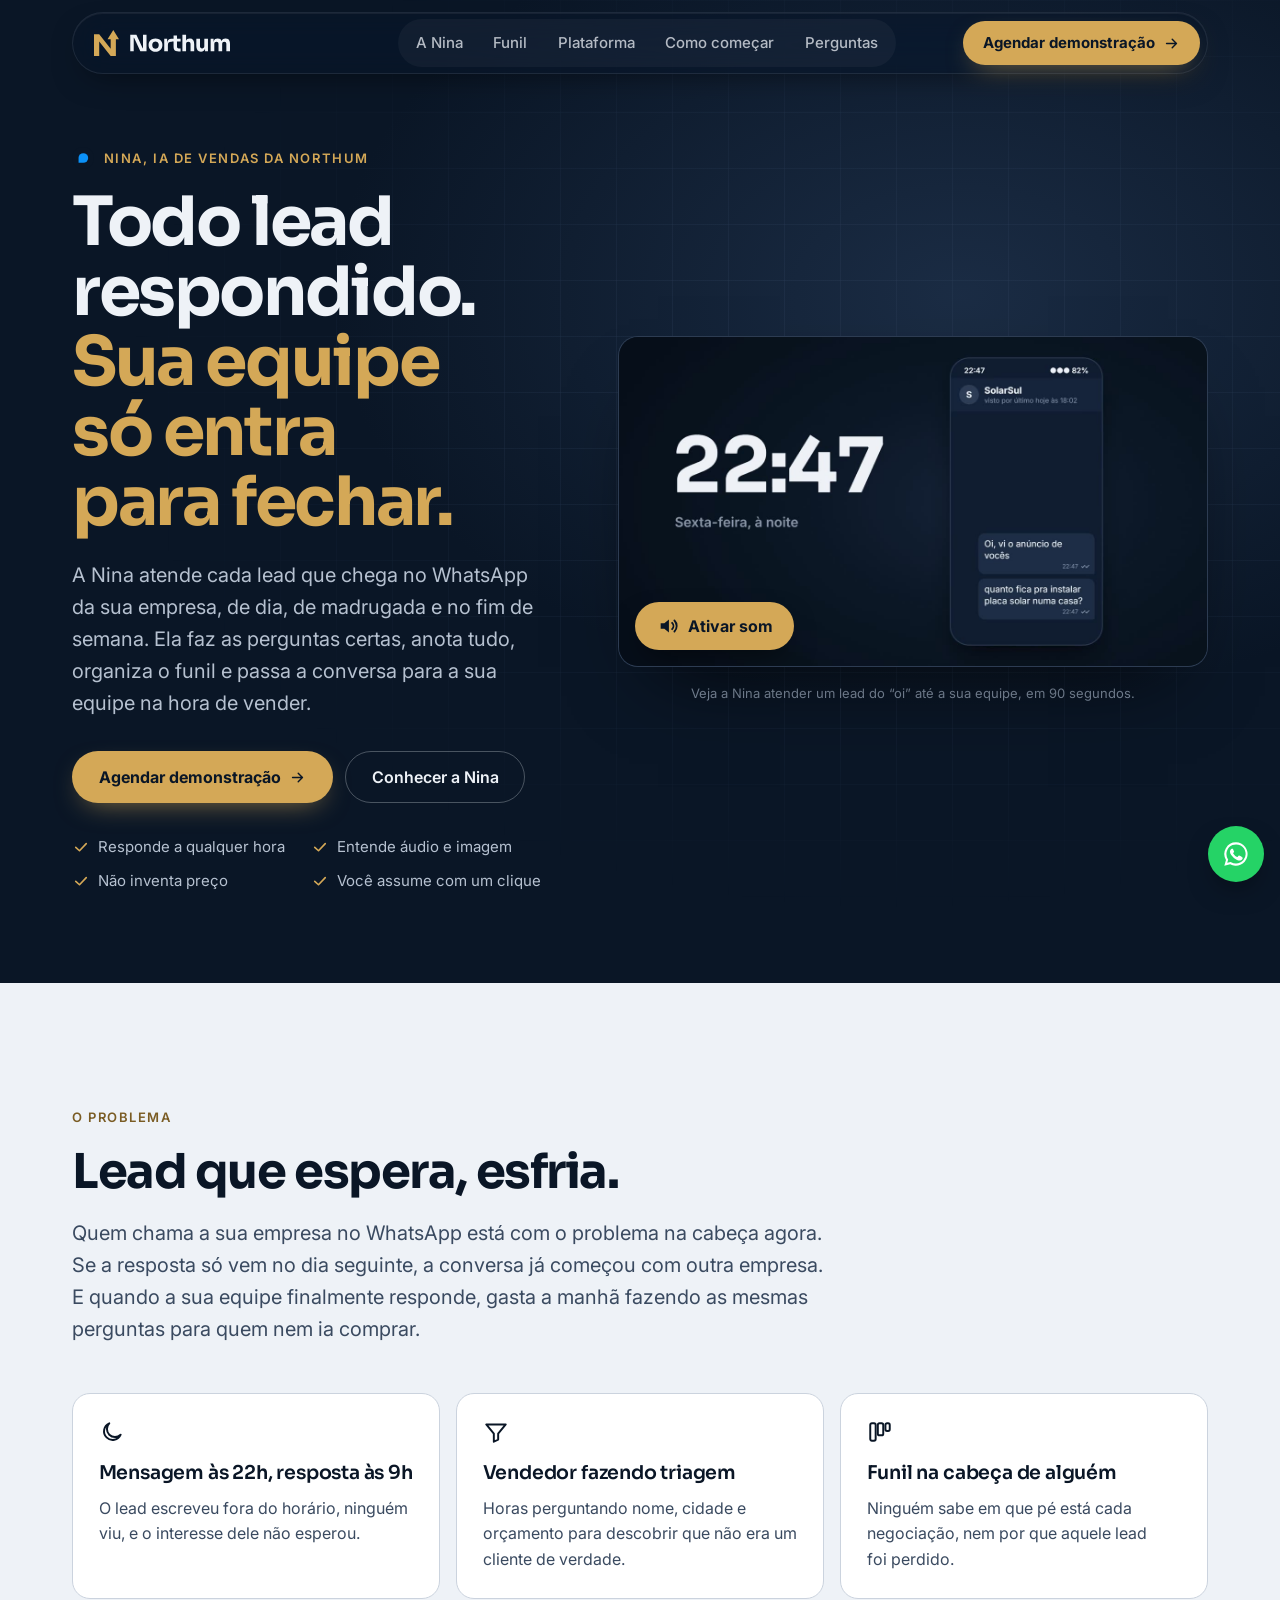
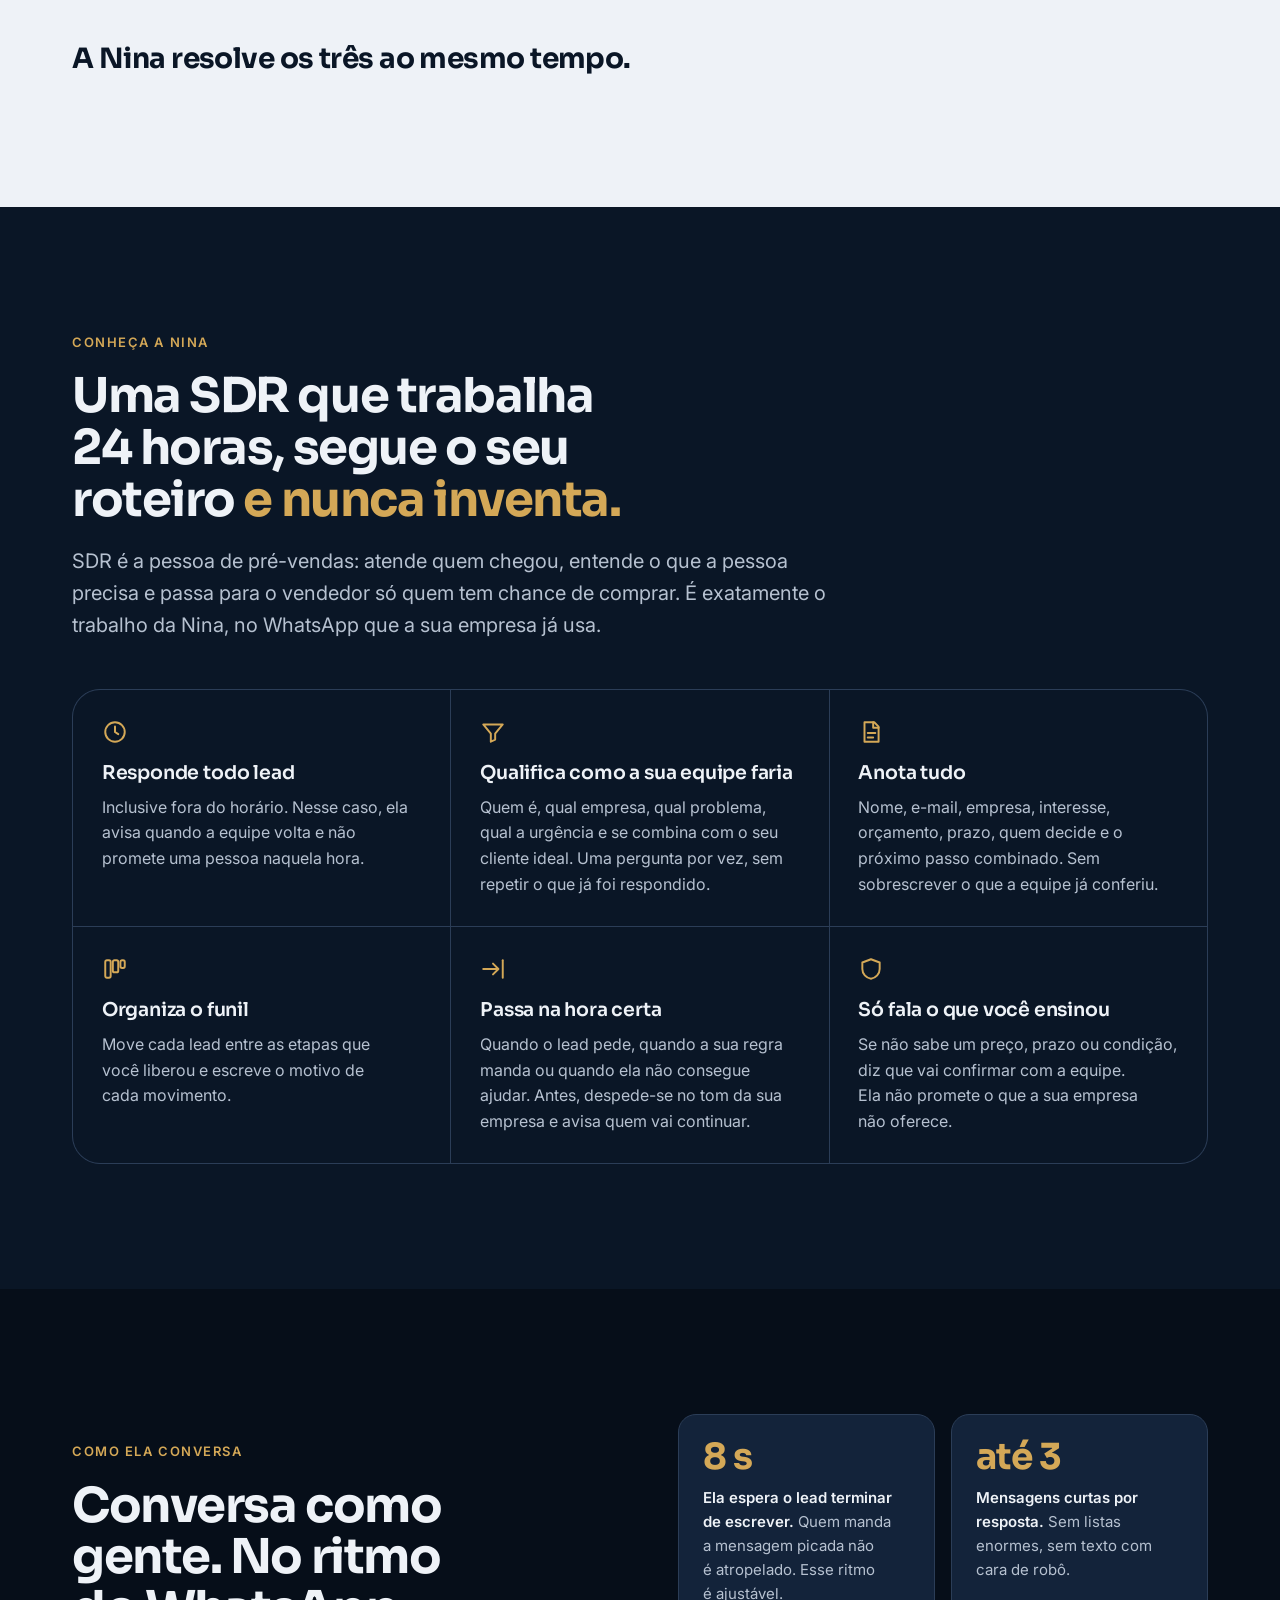
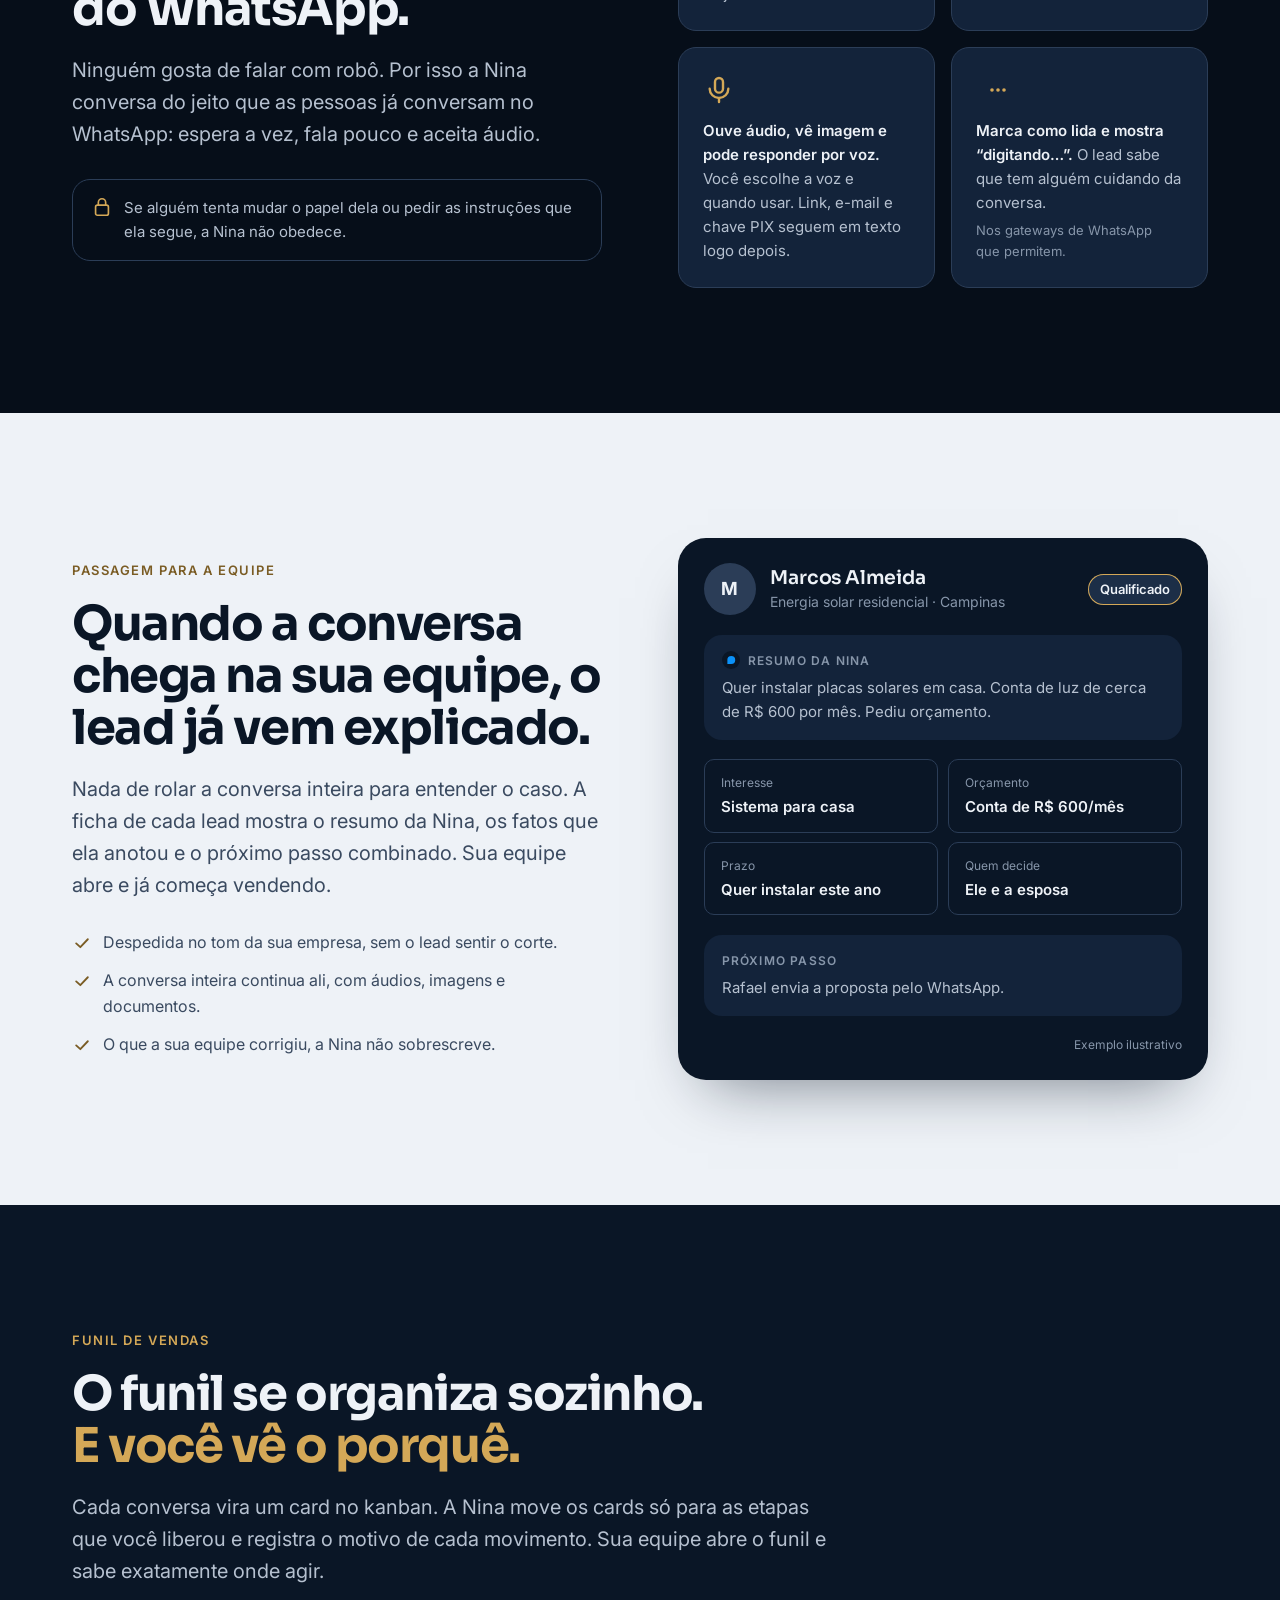
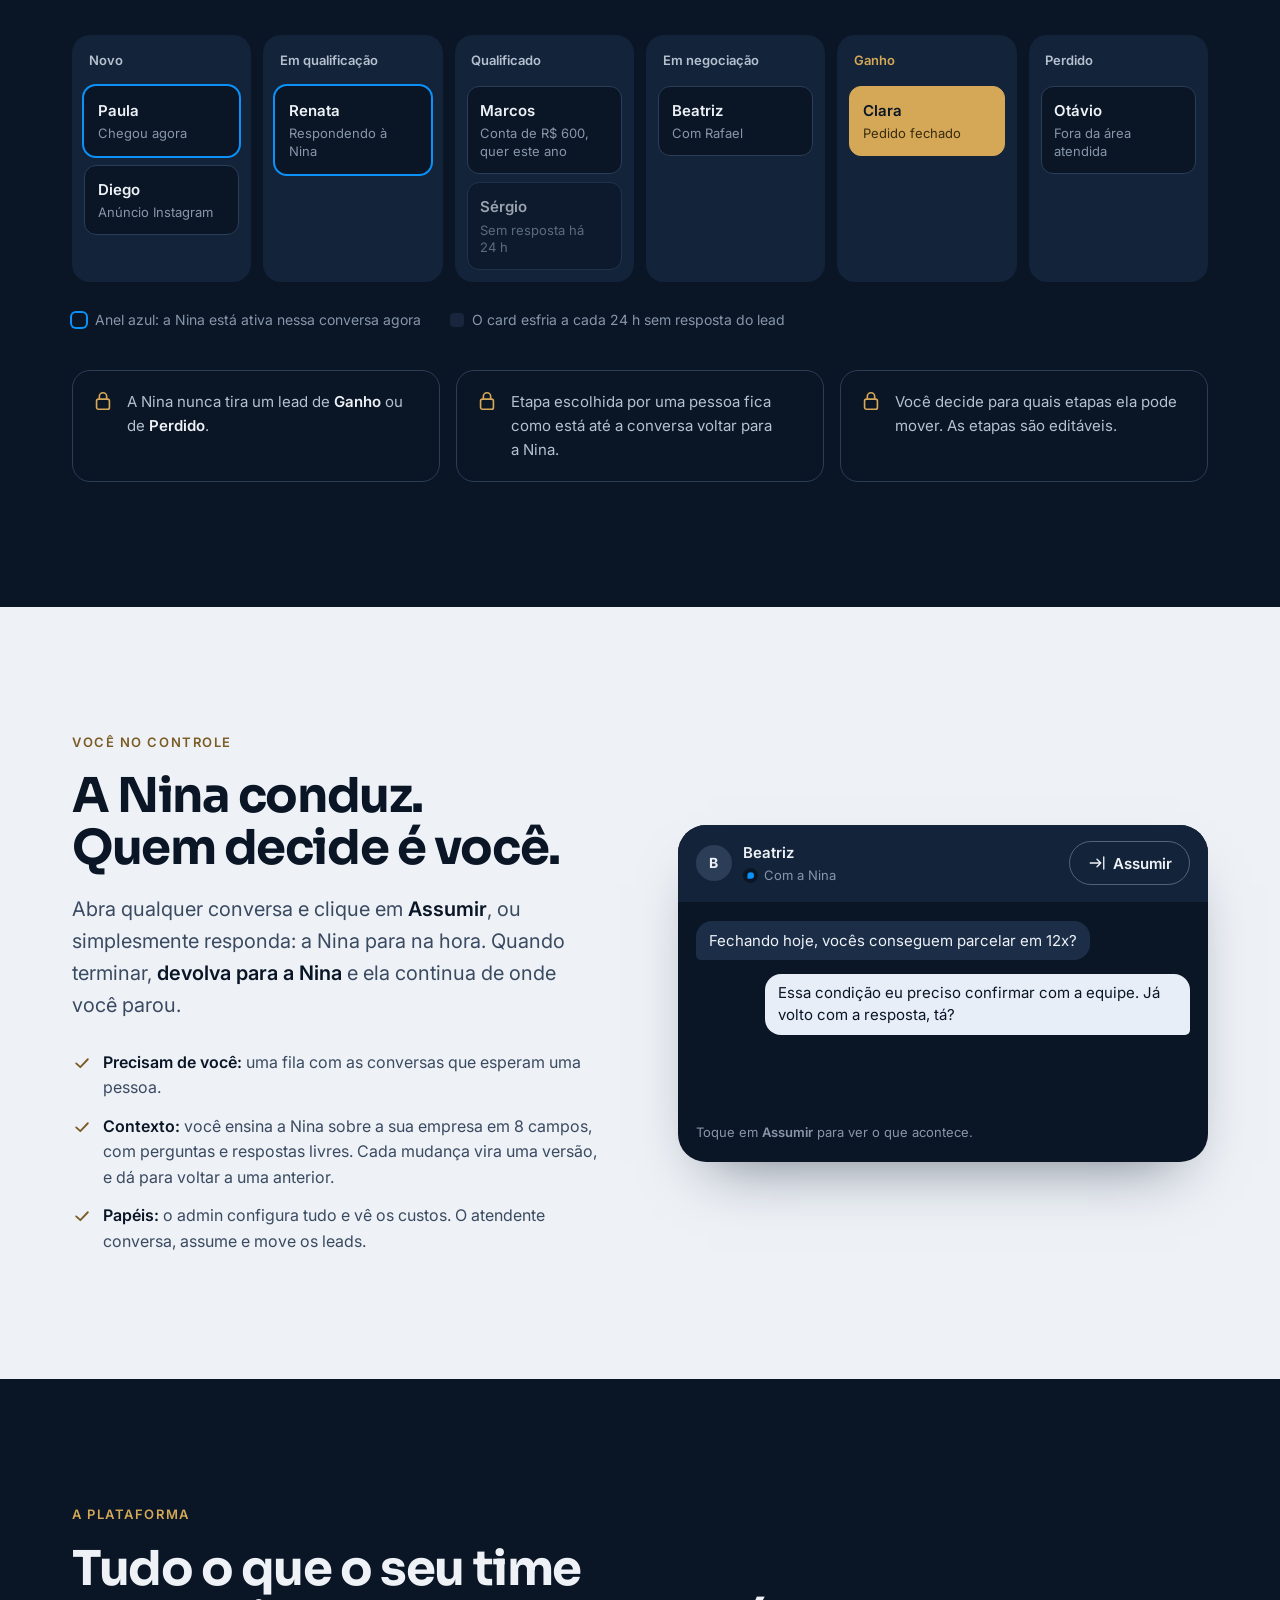
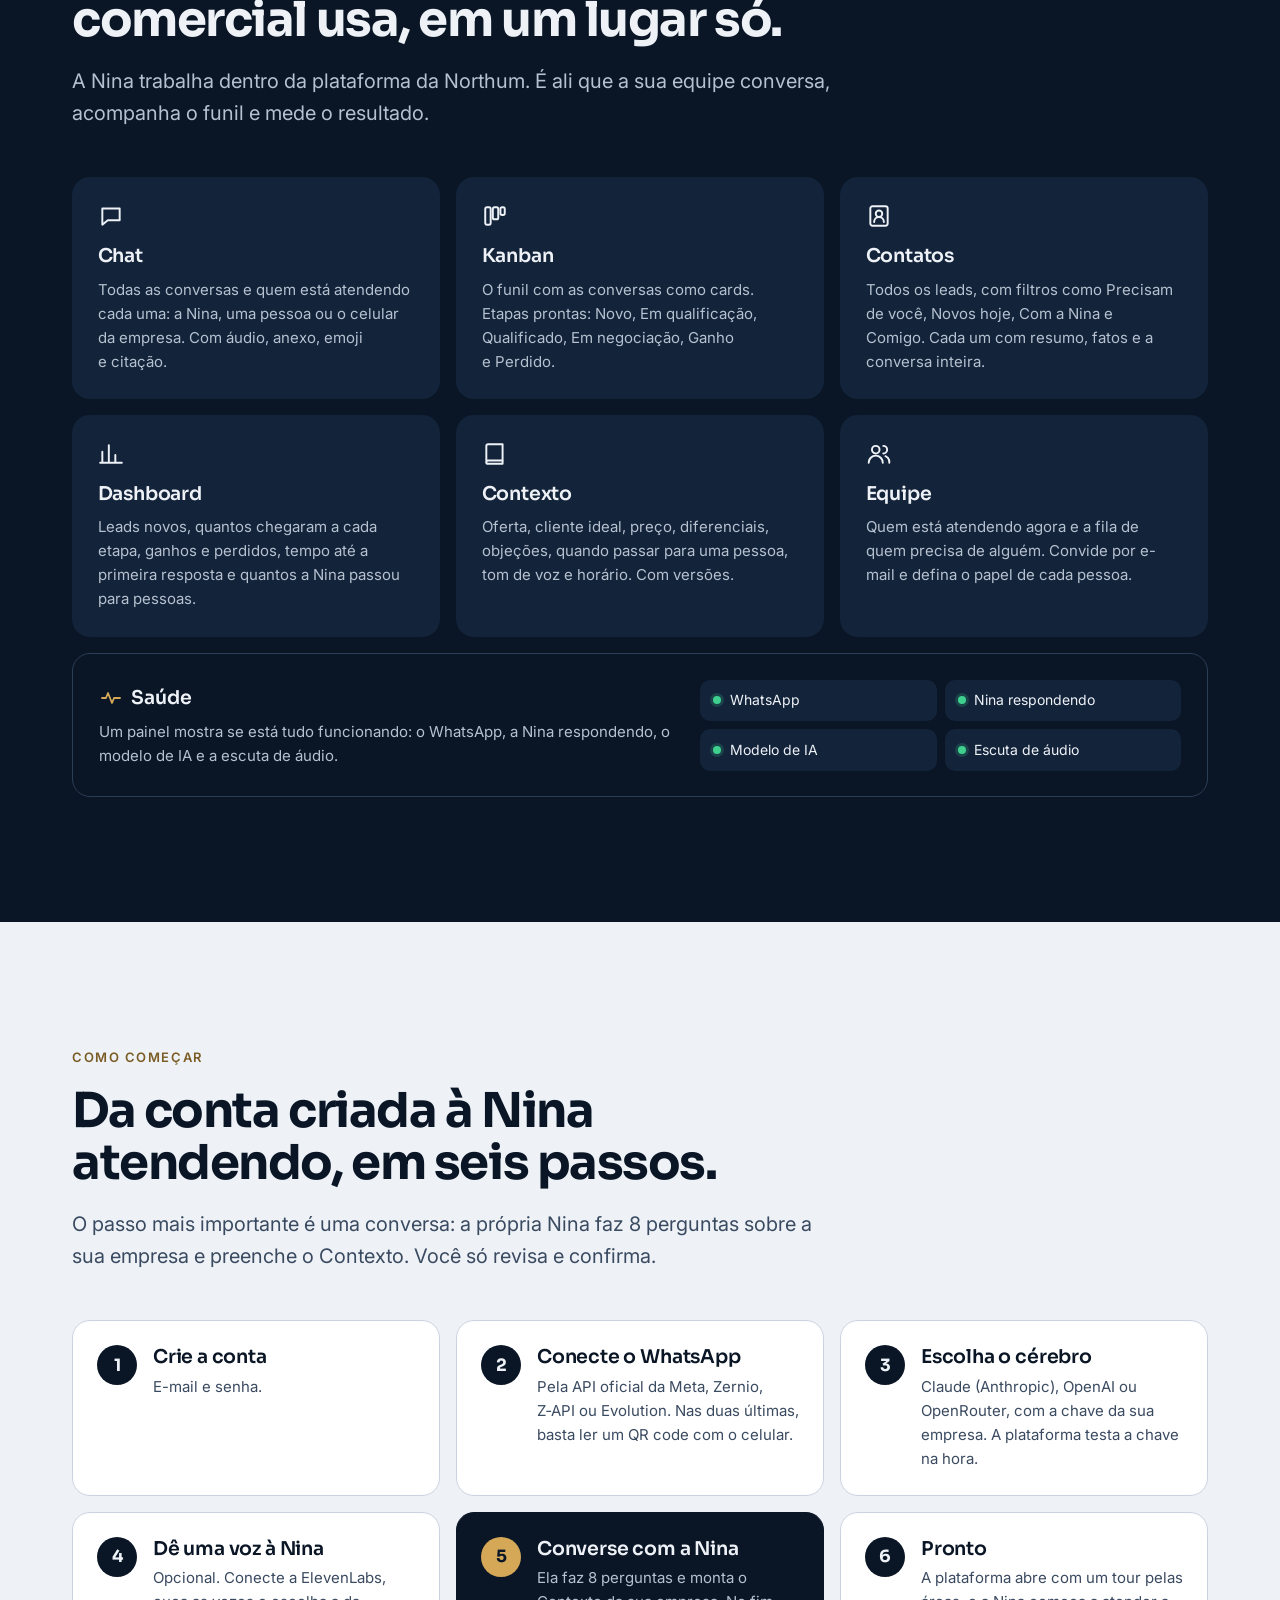
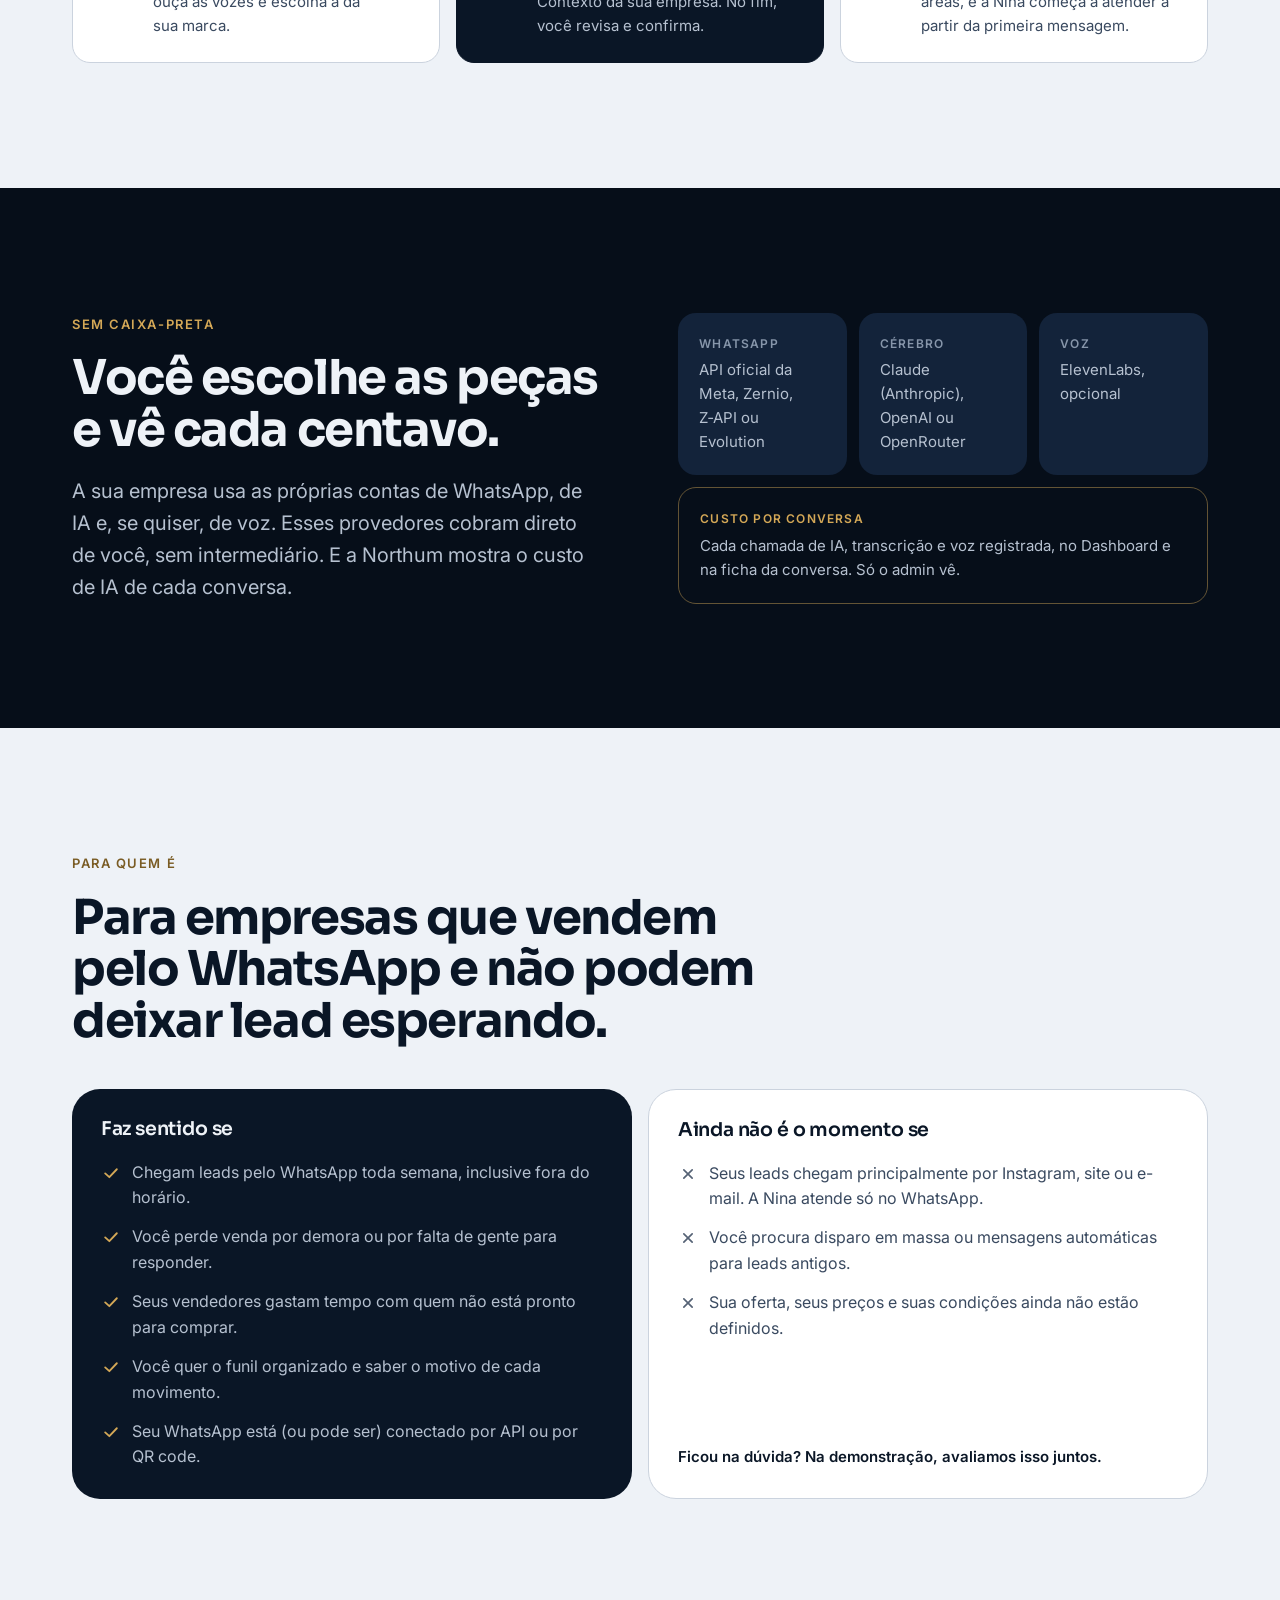
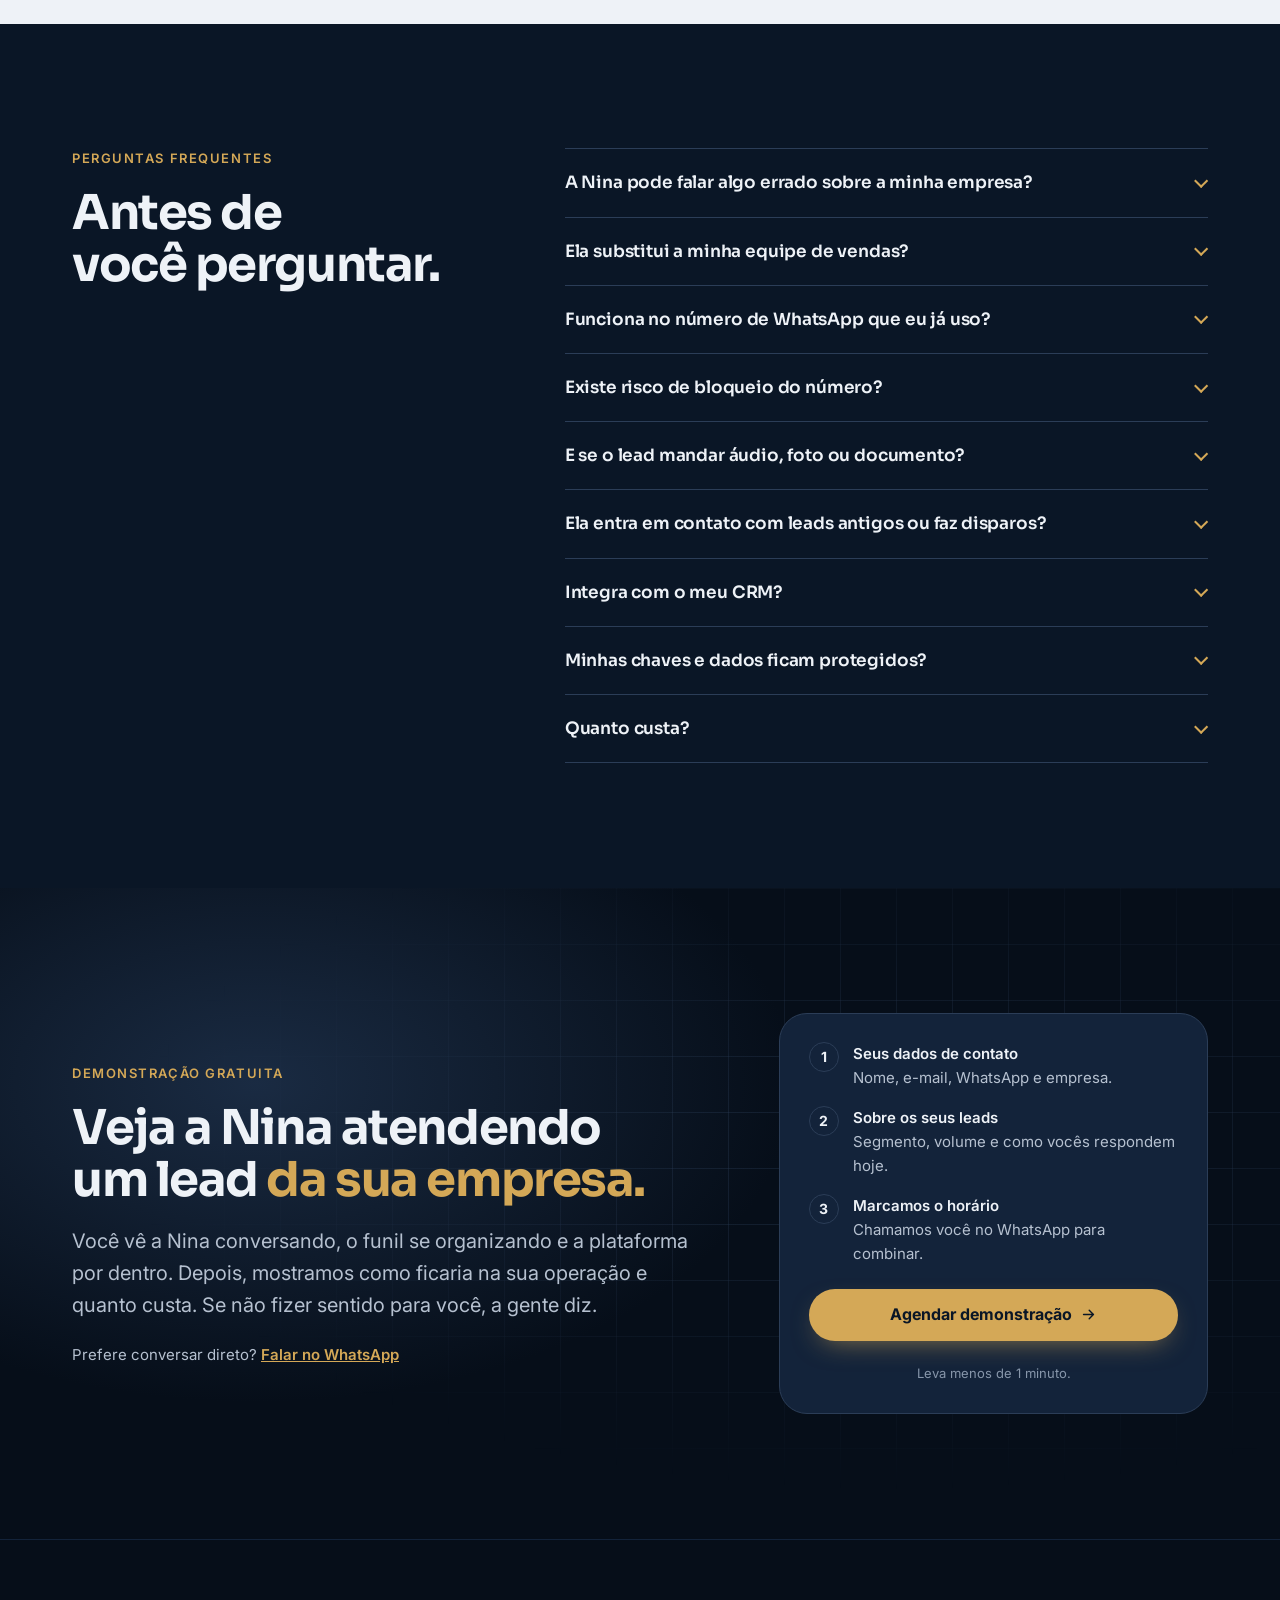
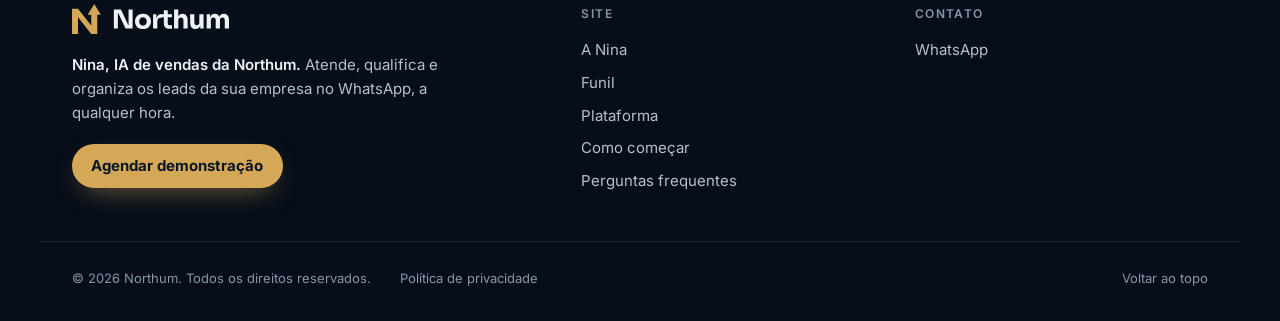
<file: index.html>
<!doctype html>
<html lang="pt-BR">
<head>
  <meta charset="utf-8">
  <meta name="viewport" content="width=device-width, initial-scale=1">
  <title>Nina, IA de vendas da Northum | Atende e qualifica seus leads no WhatsApp</title>
  <meta name="description" content="A Nina atende cada lead que chega no WhatsApp da sua empresa, a qualquer hora. Ela qualifica, anota tudo, organiza o funil e passa a conversa para a sua equipe na hora de vender.">
  <meta property="og:title" content="Nina, IA de vendas da Northum">
  <meta property="og:description" content="Todo lead respondido no WhatsApp. Sua equipe só entra para fechar.">
  <meta property="og:type" content="website">
  <meta property="og:url" content="https://www.northum.com.br/">
  <meta property="og:site_name" content="Northum">
  <meta property="og:image" content="https://www.northum.com.br/assets/img/northum-og.jpg">
  <meta property="og:image:width" content="1200">
  <meta property="og:image:height" content="630">
  <meta property="og:image:alt" content="Nina, IA de vendas da Northum: todo lead respondido no WhatsApp">
  <meta property="og:locale" content="pt_BR">
  <meta name="twitter:card" content="summary_large_image">
  <link rel="canonical" href="https://www.northum.com.br/">
  <meta name="theme-color" content="#0A1626">
  <link rel="icon" href="assets/brand/svg/northum-icone-app.svg" type="image/svg+xml">
  <link rel="apple-touch-icon" href="assets/brand/png/northum-icone-app.png">
  <link rel="preconnect" href="https://fonts.googleapis.com">
  <link rel="preconnect" href="https://fonts.gstatic.com" crossorigin>
  <link href="https://fonts.googleapis.com/css2?family=Inter:wght@400;500;600;700&family=Sora:wght@600;700&display=swap" rel="stylesheet">
  <link rel="stylesheet" href="assets/css/styles.css">
  <script type="application/ld+json">
  {
    "@context": "https://schema.org",
    "@graph": [
      {
        "@type": "Organization",
        "name": "Northum",
        "url": "https://www.northum.com.br/",
        "logo": "https://www.northum.com.br/assets/brand/png/northum-icone-app.png"
      },
      {
        "@type": "SoftwareApplication",
        "name": "Nina, IA de vendas da Northum",
        "applicationCategory": "BusinessApplication",
        "operatingSystem": "Web",
        "description": "IA de vendas que atende os leads da empresa no WhatsApp, qualifica, organiza o funil e passa para a equipe na hora certa.",
        "publisher": { "@type": "Organization", "name": "Northum" }
      }
    ]
  }
  </script>
  <script>document.documentElement.classList.add("js");</script>
  <script src="config.js"></script>
</head>
<body>
  <a class="skip" href="#conteudo">Pular para o conteúdo</a>

  <!-- Ícones (traço 1,8, grade 24) -->
  <svg width="0" height="0" style="position:absolute" aria-hidden="true">
    <symbol id="i-check" viewBox="0 0 24 24"><path d="M5 12.5 10 17 19 7.5" fill="none" stroke="currentColor" stroke-width="2.2" stroke-linecap="round" stroke-linejoin="round"/></symbol>
    <symbol id="i-x" viewBox="0 0 24 24"><path d="M7 7l10 10M17 7 7 17" fill="none" stroke="currentColor" stroke-width="2" stroke-linecap="round"/></symbol>
    <symbol id="i-arrow" viewBox="0 0 24 24"><path d="M5 12h14M13 6l6 6-6 6" fill="none" stroke="currentColor" stroke-width="2" stroke-linecap="round" stroke-linejoin="round"/></symbol>
    <symbol id="i-moon" viewBox="0 0 24 24"><path d="M20 14.5A8 8 0 1 1 9.5 4a6.5 6.5 0 0 0 10.5 10.5Z" fill="none" stroke="currentColor" stroke-width="1.8" stroke-linejoin="round"/></symbol>
    <symbol id="i-filter" viewBox="0 0 24 24"><path d="M3 5h18l-7 8.5V19l-4 2v-7.5Z" fill="none" stroke="currentColor" stroke-width="1.8" stroke-linejoin="round"/></symbol>
    <symbol id="i-note" viewBox="0 0 24 24"><g fill="none" stroke="currentColor" stroke-width="1.8" stroke-linecap="round" stroke-linejoin="round"><path d="M6 3h9l4 4v14H6Z"/><path d="M14 3v5h5M9 13h7M9 17h5"/></g></symbol>
    <symbol id="i-board" viewBox="0 0 24 24"><g fill="none" stroke="currentColor" stroke-width="1.8" stroke-linejoin="round"><rect x="3" y="4" width="5" height="16" rx="1.5"/><rect x="10" y="4" width="5" height="11" rx="1.5"/><rect x="17" y="4" width="4" height="7" rx="1.5"/></g></symbol>
    <symbol id="i-handoff" viewBox="0 0 24 24"><g fill="none" stroke="currentColor" stroke-width="1.8" stroke-linecap="round" stroke-linejoin="round"><path d="M3 12h13"/><path d="M12 7l5 5-5 5"/><path d="M21 4v16"/></g></symbol>
    <symbol id="i-shield" viewBox="0 0 24 24"><path d="M12 3l8 3v6c0 4.5-3.4 8.3-8 9-4.6-.7-8-4.5-8-9V6z" fill="none" stroke="currentColor" stroke-width="1.8" stroke-linejoin="round"/></symbol>
    <symbol id="i-clock" viewBox="0 0 24 24"><g fill="none" stroke="currentColor" stroke-width="1.8" stroke-linecap="round"><circle cx="12" cy="12" r="9"/><path d="M12 7v5l3 2"/></g></symbol>
    <symbol id="i-bubbles" viewBox="0 0 24 24"><g fill="none" stroke="currentColor" stroke-width="1.8" stroke-linejoin="round"><path d="M3 5h12v8H8l-5 4Z"/><path d="M18 9h3v9l-3-2.5h-6V13"/></g></symbol>
    <symbol id="i-mic" viewBox="0 0 24 24"><g fill="none" stroke="currentColor" stroke-width="1.8" stroke-linecap="round"><rect x="9" y="3" width="6" height="11" rx="3"/><path d="M5 11a7 7 0 0 0 14 0M12 18v3"/></g></symbol>
    <symbol id="i-dots" viewBox="0 0 24 24"><g fill="currentColor"><circle cx="6" cy="12" r="1.8"/><circle cx="12" cy="12" r="1.8"/><circle cx="18" cy="12" r="1.8"/></g></symbol>
    <symbol id="i-lock" viewBox="0 0 24 24"><g fill="none" stroke="currentColor" stroke-width="1.8" stroke-linejoin="round"><rect x="5" y="10" width="14" height="11" rx="2"/><path d="M8 10V7a4 4 0 0 1 8 0v3"/></g></symbol>
    <symbol id="i-chat" viewBox="0 0 24 24"><path d="M4 5h16v11H9l-5 4z" fill="none" stroke="currentColor" stroke-width="1.8" stroke-linejoin="round"/></symbol>
    <symbol id="i-users" viewBox="0 0 24 24"><g fill="none" stroke="currentColor" stroke-width="1.8" stroke-linecap="round"><circle cx="9" cy="8" r="3.5"/><path d="M2.5 20a6.5 6.5 0 0 1 13 0"/><path d="M16 4.5a3.5 3.5 0 0 1 0 7M18 14a6 6 0 0 1 3.5 6"/></g></symbol>
    <symbol id="i-chart" viewBox="0 0 24 24"><path d="M4 20V10M10 20V4M16 20v-7M22 20H2" fill="none" stroke="currentColor" stroke-width="1.8" stroke-linecap="round"/></symbol>
    <symbol id="i-book" viewBox="0 0 24 24"><g fill="none" stroke="currentColor" stroke-width="1.8" stroke-linejoin="round"><path d="M4 4.5A1.5 1.5 0 0 1 5.5 3H19v15H5.5A1.5 1.5 0 0 0 4 19.5Z"/><path d="M4 19.5A1.5 1.5 0 0 0 5.5 21H19v-3"/></g></symbol>
    <symbol id="i-contacts" viewBox="0 0 24 24"><g fill="none" stroke="currentColor" stroke-width="1.8" stroke-linecap="round" stroke-linejoin="round"><rect x="4" y="3" width="16" height="18" rx="2"/><circle cx="12" cy="10" r="3"/><path d="M7.5 17.5a4.5 4.5 0 0 1 9 0"/></g></symbol>
    <symbol id="i-heart" viewBox="0 0 24 24"><path d="M3 12h4l2-5 4 10 2-5h6" fill="none" stroke="currentColor" stroke-width="1.8" stroke-linecap="round" stroke-linejoin="round"/></symbol>
    <symbol id="i-wa" viewBox="0 0 24 24"><path fill="currentColor" d="M12 2a10 10 0 0 0-8.6 15.1L2 22l5-1.3A10 10 0 1 0 12 2Zm0 18.2a8.2 8.2 0 0 1-4.2-1.2l-.3-.2-3 .8.8-2.9-.2-.3A8.2 8.2 0 1 1 12 20.2Zm4.5-6.1c-.2-.1-1.5-.7-1.7-.8s-.4-.1-.6.1-.7.8-.8 1-.3.2-.5.1a6.7 6.7 0 0 1-3.3-2.9c-.3-.4.2-.4.7-1.3a.5.5 0 0 0 0-.5l-.8-1.8c-.2-.5-.4-.4-.6-.4h-.5a1 1 0 0 0-.7.3 3 3 0 0 0-.9 2.2 5.2 5.2 0 0 0 1.1 2.8 11.9 11.9 0 0 0 4.6 4c1.7.7 2.4.8 3.2.7a2.8 2.8 0 0 0 1.8-1.3 2.3 2.3 0 0 0 .2-1.3c-.1-.1-.3-.2-.5-.3Z"/></symbol>
    <symbol id="nina" viewBox="0 0 64 64"><circle cx="32" cy="32" r="32" fill="#0A1626"/><path d="M33 18a14 14 0 1 1 0 28H19V32a14 14 0 0 1 14-14Z" fill="#0B91F8"/></symbol>
  </svg>

  <header class="site-header" id="topo">
    <div class="header-bar">
      <a class="brand" href="#topo" aria-label="Northum, início">
        <img class="brand-logo" src="assets/brand/svg/northum-logo-horizontal-fundo-escuro.svg" alt="Northum" width="134" height="26">
      </a>
      <nav class="nav" id="menu" aria-label="Principal">
        <a href="#nina">A Nina</a>
        <a href="#funil">Funil</a>
        <a href="#plataforma">Plataforma</a>
        <a href="#comecar">Como começar</a>
        <a href="#perguntas">Perguntas</a>
        <a class="btn btn-primary nav-cta" href="#demonstracao" data-cta="menu">Agendar demonstração</a>
      </nav>
      <a class="btn btn-primary btn-sm header-cta" href="#demonstracao" data-cta="header">Agendar demonstração<svg class="cta-arrow" aria-hidden="true"><use href="#i-arrow"/></svg></a>
      <button class="nav-toggle" aria-expanded="false" aria-controls="menu" aria-label="Abrir menu"><span></span><span></span></button>
    </div>
  </header>

  <main id="conteudo">

    <!-- ================= HERO ================= -->
    <section class="hero">
      <div class="hero-grid" aria-hidden="true"></div>
      <div class="wrap hero-inner">
        <div class="hero-copy">
          <p class="eyebrow"><svg class="nina-dot" aria-hidden="true"><use href="#nina"/></svg>Nina, IA de vendas da Northum</p>
          <h1>Todo lead respondido. <span class="hl">Sua equipe só entra para fechar.</span></h1>
          <p class="lead">A Nina atende cada lead que chega no WhatsApp da sua empresa, de dia, de madrugada e no fim de semana. Ela faz as perguntas certas, anota tudo, organiza o funil e passa a conversa para a sua equipe na hora de vender.</p>
          <div class="actions">
            <a class="btn btn-primary" href="#demonstracao" data-cta="hero">Agendar demonstração<svg class="cta-arrow" aria-hidden="true"><use href="#i-arrow"/></svg></a>
            <a class="btn btn-ghost" href="#nina" data-cta="hero-conhecer">Conhecer a Nina</a>
          </div>
          <ul class="hero-facts">
            <li><svg aria-hidden="true"><use href="#i-check"/></svg>Responde a qualquer hora</li>
            <li><svg aria-hidden="true"><use href="#i-check"/></svg>Entende áudio e imagem</li>
            <li><svg aria-hidden="true"><use href="#i-check"/></svg>Não inventa preço</li>
            <li><svg aria-hidden="true"><use href="#i-check"/></svg>Você assume com um clique</li>
          </ul>
        </div>

        <figure class="hero-video">
          <div class="video-frame">
            <video id="sales-video" src="assets/video/northum-nina.mp4" poster="assets/video/northum-nina-capa.jpg" autoplay muted loop playsinline preload="auto" aria-label="Vídeo de apresentação da Nina, IA de vendas da Northum"></video>
            <button type="button" class="video-sound" id="video-sound" aria-label="Ativar o som e assistir do começo">
              <svg viewBox="0 0 24 24" aria-hidden="true"><path d="M4 9v6h4l5 4V5L8 9H4Z" fill="currentColor"/><path d="M16.5 8.5a5 5 0 0 1 0 7M19 6a8.5 8.5 0 0 1 0 12" fill="none" stroke="currentColor" stroke-width="2" stroke-linecap="round"/></svg>
              <span>Ativar som</span>
            </button>
          </div>
          <figcaption>Veja a Nina atender um lead do “oi” até a sua equipe, em 90 segundos.</figcaption>
        </figure>
      </div>
    </section>

    <!-- ================= PROBLEMA ================= -->
    <section class="section light" id="problema">
      <div class="wrap">
        <div class="head reveal">
          <p class="eyebrow">O problema</p>
          <h2>Lead que espera, esfria.</h2>
          <p class="sub">Quem chama a sua empresa no WhatsApp está com o problema na cabeça agora. Se a resposta só vem no dia seguinte, a conversa já começou com outra empresa. E quando a sua equipe finalmente responde, gasta a manhã fazendo as mesmas perguntas para quem nem ia comprar.</p>
        </div>
        <div class="pains">
          <article class="pain reveal">
            <svg aria-hidden="true"><use href="#i-moon"/></svg>
            <h3>Mensagem às 22h, resposta às 9h</h3>
            <p>O lead escreveu fora do horário, ninguém viu, e o interesse dele não esperou.</p>
          </article>
          <article class="pain reveal">
            <svg aria-hidden="true"><use href="#i-filter"/></svg>
            <h3>Vendedor fazendo triagem</h3>
            <p>Horas perguntando nome, cidade e orçamento para descobrir que não era um cliente de verdade.</p>
          </article>
          <article class="pain reveal">
            <svg aria-hidden="true"><use href="#i-board"/></svg>
            <h3>Funil na cabeça de alguém</h3>
            <p>Ninguém sabe em que pé está cada negociação, nem por que aquele lead foi perdido.</p>
          </article>
        </div>
        <p class="bridge reveal">A Nina resolve os três ao mesmo tempo.</p>
      </div>
    </section>

    <!-- ================= A NINA ================= -->
    <section class="section dark" id="nina">
      <div class="wrap">
        <div class="head reveal">
          <p class="eyebrow">Conheça a Nina</p>
          <h2>Uma SDR que trabalha 24 horas, segue o seu roteiro <span class="hl">e nunca inventa.</span></h2>
          <p class="sub">SDR é a pessoa de pré-vendas: atende quem chegou, entende o que a pessoa precisa e passa para o vendedor só quem tem chance de comprar. É exatamente o trabalho da Nina, no WhatsApp que a sua empresa já usa.</p>
        </div>
        <div class="skills">
          <article class="skill reveal">
            <svg aria-hidden="true"><use href="#i-clock"/></svg>
            <h3>Responde todo lead</h3>
            <p>Inclusive fora do horário. Nesse caso, ela avisa quando a equipe volta e não promete uma pessoa naquela hora.</p>
          </article>
          <article class="skill reveal">
            <svg aria-hidden="true"><use href="#i-filter"/></svg>
            <h3>Qualifica como a sua equipe faria</h3>
            <p>Quem é, qual empresa, qual problema, qual a urgência e se combina com o seu cliente ideal. Uma pergunta por vez, sem repetir o que já foi respondido.</p>
          </article>
          <article class="skill reveal">
            <svg aria-hidden="true"><use href="#i-note"/></svg>
            <h3>Anota tudo</h3>
            <p>Nome, e-mail, empresa, interesse, orçamento, prazo, quem decide e o próximo passo combinado. Sem sobrescrever o que a equipe já conferiu.</p>
          </article>
          <article class="skill reveal">
            <svg aria-hidden="true"><use href="#i-board"/></svg>
            <h3>Organiza o funil</h3>
            <p>Move cada lead entre as etapas que você liberou e escreve o motivo de cada movimento.</p>
          </article>
          <article class="skill reveal">
            <svg aria-hidden="true"><use href="#i-handoff"/></svg>
            <h3>Passa na hora certa</h3>
            <p>Quando o lead pede, quando a sua regra manda ou quando ela não consegue ajudar. Antes, despede-se no tom da sua empresa e avisa quem vai continuar.</p>
          </article>
          <article class="skill reveal">
            <svg aria-hidden="true"><use href="#i-shield"/></svg>
            <h3>Só fala o que você ensinou</h3>
            <p>Se não sabe um preço, prazo ou condição, diz que vai confirmar com a equipe. Ela não promete o que a sua empresa não oferece.</p>
          </article>
        </div>
      </div>
    </section>

    <!-- ================= COMO ELA CONVERSA ================= -->
    <section class="section deep" id="conversa">
      <div class="wrap split">
        <div class="head reveal">
          <p class="eyebrow">Como ela conversa</p>
          <h2>Conversa como gente. No ritmo do WhatsApp.</h2>
          <p class="sub">Ninguém gosta de falar com robô. Por isso a Nina conversa do jeito que as pessoas já conversam no WhatsApp: espera a vez, fala pouco e aceita áudio.</p>
          <p class="shield-note reveal"><svg aria-hidden="true"><use href="#i-lock"/></svg><span>Se alguém tenta mudar o papel dela ou pedir as instruções que ela segue, a Nina não obedece.</span></p>
        </div>
        <div class="specs">
          <div class="spec reveal">
            <p class="spec-n">8 s</p>
            <p><b>Ela espera o lead terminar de escrever.</b> Quem manda a mensagem picada não é atropelado. Esse ritmo é ajustável.</p>
          </div>
          <div class="spec reveal">
            <p class="spec-n">até 3</p>
            <p><b>Mensagens curtas por resposta.</b> Sem listas enormes, sem texto com cara de robô.</p>
          </div>
          <div class="spec reveal">
            <p class="spec-n"><svg aria-hidden="true"><use href="#i-mic"/></svg></p>
            <p><b>Ouve áudio, vê imagem e pode responder por voz.</b> Você escolhe a voz e quando usar. Link, e-mail e chave PIX seguem em texto logo depois.</p>
          </div>
          <div class="spec reveal">
            <p class="spec-n spec-typing"><svg aria-hidden="true"><use href="#i-dots"/></svg></p>
            <p><b>Marca como lida e mostra “digitando…”.</b> O lead sabe que tem alguém cuidando da conversa.<span class="fine"> Nos gateways de WhatsApp que permitem.</span></p>
          </div>
        </div>
      </div>
    </section>

    <!-- ================= FICHA DO LEAD ================= -->
    <section class="section light" id="ficha">
      <div class="wrap split split-rev">
        <div class="head reveal">
          <p class="eyebrow">Passagem para a equipe</p>
          <h2>Quando a conversa chega na sua equipe, o lead já vem explicado.</h2>
          <p class="sub">Nada de rolar a conversa inteira para entender o caso. A ficha de cada lead mostra o resumo da Nina, os fatos que ela anotou e o próximo passo combinado. Sua equipe abre e já começa vendendo.</p>
          <ul class="ticks">
            <li><svg aria-hidden="true"><use href="#i-check"/></svg>Despedida no tom da sua empresa, sem o lead sentir o corte.</li>
            <li><svg aria-hidden="true"><use href="#i-check"/></svg>A conversa inteira continua ali, com áudios, imagens e documentos.</li>
            <li><svg aria-hidden="true"><use href="#i-check"/></svg>O que a sua equipe corrigiu, a Nina não sobrescreve.</li>
          </ul>
        </div>
        <article class="profile reveal" aria-label="Exemplo de ficha de lead preenchida pela Nina">
          <div class="profile-top">
            <span class="av av-lg">M</span>
            <div><h3>Marcos Almeida</h3><p>Energia solar residencial · Campinas</p></div>
            <span class="stage stage-ok">Qualificado</span>
          </div>
          <div class="profile-block">
            <p class="profile-label"><svg class="nina-dot" aria-hidden="true"><use href="#nina"/></svg>Resumo da Nina</p>
            <p>Quer instalar placas solares em casa. Conta de luz de cerca de R$ 600 por mês. Pediu orçamento.</p>
          </div>
          <dl class="facts">
            <div><dt>Interesse</dt><dd>Sistema para casa</dd></div>
            <div><dt>Orçamento</dt><dd>Conta de R$ 600/mês</dd></div>
            <div><dt>Prazo</dt><dd>Quer instalar este ano</dd></div>
            <div><dt>Quem decide</dt><dd>Ele e a esposa</dd></div>
          </dl>
          <div class="profile-next">
            <p class="profile-label">Próximo passo</p>
            <p>Rafael envia a proposta pelo WhatsApp.</p>
          </div>
          <p class="example-note">Exemplo ilustrativo</p>
        </article>
      </div>
    </section>

    <!-- ================= FUNIL ================= -->
    <section class="section dark" id="funil">
      <div class="wrap">
        <div class="head reveal">
          <p class="eyebrow">Funil de vendas</p>
          <h2>O funil se organiza sozinho. <span class="hl">E você vê o porquê.</span></h2>
          <p class="sub">Cada conversa vira um card no kanban. A Nina move os cards só para as etapas que você liberou e registra o motivo de cada movimento. Sua equipe abre o funil e sabe exatamente onde agir.</p>
        </div>
        <div class="board-wrap reveal">
          <div class="board" role="img" aria-label="Exemplo de funil com seis etapas: Novo, Em qualificação, Qualificado, Em negociação, Ganho e Perdido">
            <div class="col"><p class="col-h">Novo</p><div class="card nina-on"><b>Paula</b><small>Chegou agora</small></div><div class="card"><b>Diego</b><small>Anúncio Instagram</small></div></div>
            <div class="col"><p class="col-h">Em qualificação</p><div class="card nina-on"><b>Renata</b><small>Respondendo à Nina</small></div></div>
            <div class="col"><p class="col-h">Qualificado</p><div class="card"><b>Marcos</b><small>Conta de R$ 600, quer este ano</small></div><div class="card cold"><b>Sérgio</b><small>Sem resposta há 24&nbsp;h</small></div></div>
            <div class="col"><p class="col-h">Em negociação</p><div class="card human"><b>Beatriz</b><small>Com Rafael</small></div></div>
            <div class="col"><p class="col-h col-won">Ganho</p><div class="card won"><b>Clara</b><small>Pedido fechado</small></div></div>
            <div class="col"><p class="col-h">Perdido</p><div class="card"><b>Otávio</b><small>Fora da área atendida</small></div></div>
          </div>
        </div>
        <p class="swipe-hint">Deslize para ver o funil inteiro</p>
        <div class="legend reveal">
          <span><i class="lg-nina"></i>Anel azul: a Nina está ativa nessa conversa agora</span>
          <span><i class="lg-cold"></i>O card esfria a cada 24 h sem resposta do lead</span>
        </div>
        <div class="locks">
          <div class="lock reveal"><svg aria-hidden="true"><use href="#i-lock"/></svg><p>A Nina nunca tira um lead de <b>Ganho</b> ou de <b>Perdido</b>.</p></div>
          <div class="lock reveal"><svg aria-hidden="true"><use href="#i-lock"/></svg><p>Etapa escolhida por uma pessoa fica como está até a conversa voltar para a Nina.</p></div>
          <div class="lock reveal"><svg aria-hidden="true"><use href="#i-lock"/></svg><p>Você decide para quais etapas ela pode mover. As etapas são editáveis.</p></div>
        </div>
      </div>
    </section>

    <!-- ================= CONTROLE ================= -->
    <section class="section light" id="controle">
      <div class="wrap split">
        <div class="head reveal">
          <p class="eyebrow">Você no controle</p>
          <h2>A Nina conduz. Quem decide é você.</h2>
          <p class="sub">Abra qualquer conversa e clique em <b>Assumir</b>, ou simplesmente responda: a Nina para na hora. Quando terminar, <b>devolva para a Nina</b> e ela continua de onde você parou.</p>
          <ul class="ticks">
            <li><svg aria-hidden="true"><use href="#i-check"/></svg><span><b>Precisam de você:</b> uma fila com as conversas que esperam uma pessoa.</span></li>
            <li><svg aria-hidden="true"><use href="#i-check"/></svg><span><b>Contexto:</b> você ensina a Nina sobre a sua empresa em 8 campos, com perguntas e respostas livres. Cada mudança vira uma versão, e dá para voltar a uma anterior.</span></li>
            <li><svg aria-hidden="true"><use href="#i-check"/></svg><span><b>Papéis:</b> o admin configura tudo e vê os custos. O atendente conversa, assume e move os leads.</span></li>
          </ul>
        </div>
        <figure class="take reveal" id="take" aria-label="Exemplo do botão Assumir na conversa">
          <div class="take-head">
            <span class="av">B</span>
            <div><b>Beatriz</b><small id="take-status"><svg class="nina-dot" aria-hidden="true"><use href="#nina"/></svg>Com a Nina</small></div>
            <button type="button" class="take-btn" id="take-btn" aria-pressed="false"><svg aria-hidden="true"><use href="#i-handoff"/></svg><span>Assumir</span></button>
          </div>
          <div class="take-body">
            <p class="msg in">Fechando hoje, vocês conseguem parcelar em 12x?</p>
            <p class="msg out">Essa condição eu preciso confirmar com a equipe. Já volto com a resposta, tá?</p>
            <p class="msg sys" id="take-sys" hidden>Você assumiu. A Nina parou de responder nesta conversa.</p>
            <p class="msg out human" id="take-human" hidden><span class="who">Rafael</span>Consegue sim, Beatriz! Te mando o link agora.</p>
          </div>
          <figcaption>Toque em <b>Assumir</b> para ver o que acontece.</figcaption>
        </figure>
      </div>
    </section>

    <!-- ================= PLATAFORMA ================= -->
    <section class="section dark" id="plataforma">
      <div class="wrap">
        <div class="head reveal">
          <p class="eyebrow">A plataforma</p>
          <h2>Tudo o que o seu time comercial usa, em um lugar só.</h2>
          <p class="sub">A Nina trabalha dentro da plataforma da Northum. É ali que a sua equipe conversa, acompanha o funil e mede o resultado.</p>
        </div>
        <div class="modules">
          <article class="module reveal"><svg aria-hidden="true"><use href="#i-chat"/></svg><h3>Chat</h3><p>Todas as conversas e quem está atendendo cada uma: a Nina, uma pessoa ou o celular da empresa. Com áudio, anexo, emoji e citação.</p></article>
          <article class="module reveal"><svg aria-hidden="true"><use href="#i-board"/></svg><h3>Kanban</h3><p>O funil com as conversas como cards. Etapas prontas: Novo, Em qualificação, Qualificado, Em negociação, Ganho e Perdido.</p></article>
          <article class="module reveal"><svg aria-hidden="true"><use href="#i-contacts"/></svg><h3>Contatos</h3><p>Todos os leads, com filtros como Precisam de você, Novos hoje, Com a Nina e Comigo. Cada um com resumo, fatos e a conversa inteira.</p></article>
          <article class="module reveal"><svg aria-hidden="true"><use href="#i-chart"/></svg><h3>Dashboard</h3><p>Leads novos, quantos chegaram a cada etapa, ganhos e perdidos, tempo até a primeira resposta e quantos a Nina passou para pessoas.</p></article>
          <article class="module reveal"><svg aria-hidden="true"><use href="#i-book"/></svg><h3>Contexto</h3><p>Oferta, cliente ideal, preço, diferenciais, objeções, quando passar para uma pessoa, tom de voz e horário. Com versões.</p></article>
          <article class="module reveal"><svg aria-hidden="true"><use href="#i-users"/></svg><h3>Equipe</h3><p>Quem está atendendo agora e a fila de quem precisa de alguém. Convide por e-mail e defina o papel de cada pessoa.</p></article>
        </div>
        <div class="health reveal">
          <div class="health-copy">
            <p class="health-title"><svg aria-hidden="true"><use href="#i-heart"/></svg>Saúde</p>
            <p>Um painel mostra se está tudo funcionando: o WhatsApp, a Nina respondendo, o modelo de IA e a escuta de áudio.</p>
          </div>
          <ul class="health-list" aria-label="Exemplo do painel Saúde">
            <li><i></i>WhatsApp</li>
            <li><i></i>Nina respondendo</li>
            <li><i></i>Modelo de IA</li>
            <li><i></i>Escuta de áudio</li>
          </ul>
        </div>
      </div>
    </section>

    <!-- ================= COMO COMEÇAR ================= -->
    <section class="section light" id="comecar">
      <div class="wrap">
        <div class="head reveal">
          <p class="eyebrow">Como começar</p>
          <h2>Da conta criada à Nina atendendo, em seis passos.</h2>
          <p class="sub">O passo mais importante é uma conversa: a própria Nina faz 8 perguntas sobre a sua empresa e preenche o Contexto. Você só revisa e confirma.</p>
        </div>
        <ol class="steps">
          <li class="step reveal"><span class="step-n">1</span><div><h3>Crie a conta</h3><p>E-mail e senha.</p></div></li>
          <li class="step reveal"><span class="step-n">2</span><div><h3>Conecte o WhatsApp</h3><p>Pela API oficial da Meta, Zernio, Z&#8209;API ou Evolution. Nas duas últimas, basta ler um QR code com o celular.</p></div></li>
          <li class="step reveal"><span class="step-n">3</span><div><h3>Escolha o cérebro</h3><p>Claude (Anthropic), OpenAI ou OpenRouter, com a chave da sua empresa. A plataforma testa a chave na hora.</p></div></li>
          <li class="step reveal"><span class="step-n">4</span><div><h3>Dê uma voz à Nina</h3><p>Opcional. Conecte a ElevenLabs, ouça as vozes e escolha a da sua marca.</p></div></li>
          <li class="step step-key reveal"><span class="step-n">5</span><div><h3>Converse com a Nina</h3><p>Ela faz 8 perguntas e monta o Contexto da sua empresa. No fim, você revisa e confirma.</p></div></li>
          <li class="step reveal"><span class="step-n">6</span><div><h3>Pronto</h3><p>A plataforma abre com um tour pelas áreas, e a Nina começa a atender a partir da primeira mensagem.</p></div></li>
        </ol>
      </div>
    </section>

    <!-- ================= TRANSPARÊNCIA ================= -->
    <section class="section deep" id="transparencia">
      <div class="wrap split">
        <div class="head reveal">
          <p class="eyebrow">Sem caixa-preta</p>
          <h2>Você escolhe as peças e vê cada centavo.</h2>
          <p class="sub">A sua empresa usa as próprias contas de WhatsApp, de IA e, se quiser, de voz. Esses provedores cobram direto de você, sem intermediário. E a Northum mostra o custo de IA de cada conversa.</p>
        </div>
        <div class="pieces">
          <div class="piece reveal"><p class="piece-h">WhatsApp</p><p>API oficial da Meta, Zernio, Z&#8209;API ou Evolution</p></div>
          <div class="piece reveal"><p class="piece-h">Cérebro</p><p>Claude (Anthropic), OpenAI ou OpenRouter</p></div>
          <div class="piece reveal"><p class="piece-h">Voz</p><p>ElevenLabs, opcional</p></div>
          <div class="piece piece-cost reveal"><p class="piece-h">Custo por conversa</p><p>Cada chamada de IA, transcrição e voz registrada, no Dashboard e na ficha da conversa. Só o admin vê.</p></div>
        </div>
      </div>
    </section>

    <!-- ================= PARA QUEM ================= -->
    <section class="section light" id="para-quem">
      <div class="wrap">
        <div class="head reveal">
          <p class="eyebrow">Para quem é</p>
          <h2>Para empresas que vendem pelo WhatsApp e não podem deixar lead esperando.</h2>
        </div>
        <div class="fit">
          <div class="fit-col fit-yes reveal">
            <h3>Faz sentido se</h3>
            <ul>
              <li><svg aria-hidden="true"><use href="#i-check"/></svg>Chegam leads pelo WhatsApp toda semana, inclusive fora do horário.</li>
              <li><svg aria-hidden="true"><use href="#i-check"/></svg>Você perde venda por demora ou por falta de gente para responder.</li>
              <li><svg aria-hidden="true"><use href="#i-check"/></svg>Seus vendedores gastam tempo com quem não está pronto para comprar.</li>
              <li><svg aria-hidden="true"><use href="#i-check"/></svg>Você quer o funil organizado e saber o motivo de cada movimento.</li>
              <li><svg aria-hidden="true"><use href="#i-check"/></svg>Seu WhatsApp está (ou pode ser) conectado por API ou por QR code.</li>
            </ul>
          </div>
          <div class="fit-col fit-no reveal">
            <h3>Ainda não é o momento se</h3>
            <ul>
              <li><svg aria-hidden="true"><use href="#i-x"/></svg>Seus leads chegam principalmente por Instagram, site ou e-mail. A Nina atende só no WhatsApp.</li>
              <li><svg aria-hidden="true"><use href="#i-x"/></svg>Você procura disparo em massa ou mensagens automáticas para leads antigos.</li>
              <li><svg aria-hidden="true"><use href="#i-x"/></svg>Sua oferta, seus preços e suas condições ainda não estão definidos.</li>
            </ul>
            <p class="fit-note">Ficou na dúvida? Na demonstração, avaliamos isso juntos.</p>
          </div>
        </div>
      </div>
    </section>

    <!-- ================= PERGUNTAS ================= -->
    <section class="section dark" id="perguntas">
      <div class="wrap faq-wrap">
        <div class="head reveal">
          <p class="eyebrow">Perguntas frequentes</p>
          <h2>Antes de você perguntar.</h2>
        </div>
        <div class="faq">
          <details class="reveal">
            <summary>A Nina pode falar algo errado sobre a minha empresa?</summary>
            <p>Ela responde só com o que está no Contexto que você aprovou. Quando falta um preço, um prazo ou uma condição, ela avisa o lead que vai confirmar com a equipe, em vez de arriscar uma resposta. E você pode assumir qualquer conversa a qualquer momento.</p>
          </details>
          <details class="reveal">
            <summary>Ela substitui a minha equipe de vendas?</summary>
            <p>Não. A Nina faz a pré-venda: responde, qualifica, anota e organiza. A sua equipe fica com o que só uma pessoa faz bem: negociar e fechar. A diferença é que ela passa a falar com leads que já chegam explicados.</p>
          </details>
          <details class="reveal">
            <summary>Funciona no número de WhatsApp que eu já uso?</summary>
            <p>A Nina se conecta ao seu número por um destes caminhos: API oficial da Meta, Zernio, Z&#8209;API ou Evolution. Na Z&#8209;API e na Evolution, a conexão é feita lendo um QR code com o celular. Na demonstração, mostramos qual caminho combina com a sua operação.</p>
          </details>
          <details class="reveal">
            <summary>Existe risco de bloqueio do número?</summary>
            <p>Esse risco depende do gateway escolhido e de como o número é usado, e nenhuma ferramenta pode garantir que ele não existe. A Nina responde quem escreve para a sua empresa, sem disparos em massa, e funciona com a API oficial da Meta.</p>
          </details>
          <details class="reveal">
            <summary>E se o lead mandar áudio, foto ou documento?</summary>
            <p>Ela ouve o áudio e vê a imagem. Documentos e vídeos ficam guardados na conversa para a sua equipe. Se você quiser, ela também responde por áudio, com a voz que você escolher.</p>
          </details>
          <details class="reveal">
            <summary>Ela entra em contato com leads antigos ou faz disparos?</summary>
            <p>Não. Na versão atual, a Nina responde os leads que escrevem para a sua empresa. Follow-up automático e mensagens de modelo do WhatsApp ainda não fazem parte do produto.</p>
          </details>
          <details class="reveal">
            <summary>Integra com o meu CRM?</summary>
            <p>Ainda não há integração com CRMs externos. Os leads, as fichas e o funil ficam na plataforma da Northum, em Contatos e no Kanban.</p>
          </details>
          <details class="reveal">
            <summary>Minhas chaves e dados ficam protegidos?</summary>
            <p>As chaves de WhatsApp, de IA e de voz são guardadas cifradas, e cada papel só vê o que precisa: o atendente não vê custos nem a Configuração.</p>
          </details>
          <details class="reveal">
            <summary>Quanto custa?</summary>
            <p>Apresentamos o valor da Northum na demonstração. Os custos de WhatsApp, IA e voz são cobrados direto pelos provedores, nas contas da sua empresa, e você acompanha o custo de IA de cada conversa no Dashboard. A demonstração é gratuita e não obriga você a contratar.</p>
          </details>
        </div>
      </div>
    </section>

    <!-- ================= DEMONSTRAÇÃO ================= -->
    <section class="section final" id="demonstracao">
      <div class="hero-grid" aria-hidden="true"></div>
      <div class="wrap final-inner">
        <div class="final-copy reveal">
          <p class="eyebrow">Demonstração gratuita</p>
          <h2>Veja a Nina atendendo um lead <span class="hl">da sua empresa.</span></h2>
          <p class="sub">Você vê a Nina conversando, o funil se organizando e a plataforma por dentro. Depois, mostramos como ficaria na sua operação e quanto custa. Se não fizer sentido para você, a gente diz.</p>
          <p class="final-alt" data-show-if="whatsapp">Prefere conversar direto? <a href="#" class="js-whatsapp" data-cta="demonstracao-whatsapp">Falar no WhatsApp</a></p>
        </div>
        <div class="final-card reveal">
          <ol class="final-steps">
            <li><span>1</span><div><b>Seus dados de contato</b>Nome, e-mail, WhatsApp e empresa.</div></li>
            <li><span>2</span><div><b>Sobre os seus leads</b>Segmento, volume e como vocês respondem hoje.</div></li>
            <li><span>3</span><div><b>Marcamos o horário</b>Chamamos você no WhatsApp para combinar.</div></li>
          </ol>
          <a class="btn btn-primary btn-block" href="#demonstracao" data-cta="demonstracao">Agendar demonstração<svg class="cta-arrow" aria-hidden="true"><use href="#i-arrow"/></svg></a>
          <p class="final-note">Leva menos de 1 minuto.</p>
        </div>
      </div>
    </section>

  </main>

  <footer class="site-footer">
    <div class="wrap footer-inner">
      <div class="footer-brand">
        <img src="assets/brand/svg/northum-logo-horizontal-fundo-escuro.svg" alt="Northum" width="155" height="30">
        <p><b>Nina, IA de vendas da Northum.</b> Atende, qualifica e organiza os leads da sua empresa no WhatsApp, a qualquer hora.</p>
        <a class="btn btn-primary btn-sm" href="#demonstracao" data-cta="rodape">Agendar demonstração</a>
      </div>
      <nav aria-label="Rodapé" class="footer-nav">
        <p class="footer-title">Site</p>
        <a href="#nina">A Nina</a>
        <a href="#funil">Funil</a>
        <a href="#plataforma">Plataforma</a>
        <a href="#comecar">Como começar</a>
        <a href="#perguntas">Perguntas frequentes</a>
      </nav>
      <ul class="footer-contact" id="footer-contact"></ul>
    </div>
    <div class="wrap footer-copy">
      <p>© <span id="ano"></span> Northum. Todos os direitos reservados.</p>
      <a href="privacidade.html">Política de privacidade</a>
      <a class="footer-top" href="#topo">Voltar ao topo</a>
    </div>
  </footer>

  <!-- Barra de ação no celular -->
  <div class="cta-bar" id="cta-bar">
    <a class="btn btn-primary btn-block" href="#demonstracao" data-cta="barra-celular">Agendar demonstração</a>
  </div>

  <!-- Pop-up de agendamento (aberto pelos botões que apontam para #demonstracao) -->
  <dialog class="apply-dialog" id="apply-dialog" aria-labelledby="apply-title">
    <form class="apply" id="apply-form" novalidate>
      <button class="apply-close" type="button" data-close aria-label="Fechar"><svg viewBox="0 0 24 24" aria-hidden="true"><use href="#i-x"/></svg></button>
      <div class="apply-progress" aria-hidden="true"><i class="on"></i><i></i></div>

      <div class="apply-step" data-step="1">
        <p class="apply-kicker">Passo 1 de 2</p>
        <h2 class="apply-title" id="apply-title">Agende a demonstração</h2>
        <p class="apply-sub">Para quem chamamos no WhatsApp?</p>
        <div class="field">
          <label for="a-nome">Nome</label>
          <input id="a-nome" name="nome" type="text" autocomplete="name" required>
          <p class="err" id="e-nome"></p>
        </div>
        <div class="field">
          <label for="a-email">E-mail</label>
          <input id="a-email" name="email" type="email" autocomplete="email" inputmode="email" required>
          <p class="err" id="e-email"></p>
        </div>
        <div class="field">
          <label for="a-whatsapp">WhatsApp com DDD</label>
          <input id="a-whatsapp" name="whatsapp" type="tel" autocomplete="tel-national" inputmode="tel" placeholder="(11) 98765-4321" required>
          <p class="err" id="e-whatsapp"></p>
        </div>
        <div class="field">
          <label for="a-empresa">Empresa</label>
          <input id="a-empresa" name="empresa" type="text" autocomplete="organization" required>
          <p class="err" id="e-empresa"></p>
        </div>
        <p class="apply-legal">Ao continuar, você concorda com a <a href="privacidade.html" target="_blank" rel="noopener">Política de Privacidade</a>.</p>
        <button class="btn btn-primary btn-block" type="button" id="apply-next">Avançar</button>
      </div>

      <div class="apply-step" data-step="2" hidden>
        <p class="apply-kicker">Passo 2 de 2</p>
        <h2 class="apply-title" id="apply-title-2">Sobre os seus leads</h2>
        <p class="apply-sub">Com isso, preparamos a demonstração para o seu caso.</p>
        <div class="field">
          <label for="a-segmento">Segmento</label>
          <select id="a-segmento" name="segmento" required>
            <option value="">Selecione</option>
            <option>Serviços para empresas (B2B)</option>
            <option>Tecnologia e software</option>
            <option>Imóveis</option>
            <option>Saúde e estética</option>
            <option>Educação e cursos</option>
            <option>Energia solar</option>
            <option>Automóveis</option>
            <option>Varejo e e-commerce</option>
            <option>Agência ou consultoria</option>
            <option>Outro</option>
          </select>
          <p class="err" id="e-segmento"></p>
        </div>
        <div class="field">
          <label for="a-leads">Leads por mês no WhatsApp <span class="opt">(aproximado)</span></label>
          <select id="a-leads" name="leads" required>
            <option value="">Selecione</option>
            <option>Até 50</option>
            <option>De 50 a 200</option>
            <option>De 200 a 1.000</option>
            <option>Mais de 1.000</option>
            <option>Não sei</option>
          </select>
          <p class="err" id="e-leads"></p>
        </div>
        <div class="field">
          <label for="a-equipe">Pessoas no time comercial</label>
          <select id="a-equipe" name="equipe" required>
            <option value="">Selecione</option>
            <option>Só eu</option>
            <option>De 2 a 5</option>
            <option>De 6 a 15</option>
            <option>Mais de 15</option>
          </select>
          <p class="err" id="e-equipe"></p>
        </div>
        <div class="field">
          <label for="a-hoje">Como vocês respondem os leads hoje? <span class="opt">(opcional)</span></label>
          <select id="a-hoje" name="hoje">
            <option value="">Selecione</option>
            <option>A equipe responde pelo WhatsApp</option>
            <option>Usamos um chatbot de menu</option>
            <option>Respondemos quando dá</option>
            <option>Outro jeito</option>
          </select>
        </div>
        <div class="apply-actions">
          <button class="apply-back" type="button" id="apply-back">Voltar</button>
          <button class="btn btn-primary" type="submit">Enviar</button>
        </div>
        <p class="form-status" id="form-status" role="status" aria-live="polite"></p>
      </div>

      <div class="apply-step apply-done" data-step="done" hidden>
        <span class="apply-done-ico" aria-hidden="true"><svg><use href="#i-check"/></svg></span>
        <h2 class="apply-title" tabindex="-1">Obrigado pelo interesse!</h2>
        <p class="apply-sub" id="apply-done-text">Recebemos os seus dados. Em breve, um consultor da Northum vai entrar em contato pelo WhatsApp para conversar sobre os detalhes.</p>
        <div class="apply-wa" id="apply-wa" hidden>
          <p>Quer adiantar? Fale agora com a <b>Nina</b>, nossa IA de vendas. Ela já começa o seu atendimento.</p>
          <a class="btn btn-wa btn-block" id="apply-wa-link" href="#" target="_blank" rel="noopener" data-cta="obrigado-whatsapp">
            <svg viewBox="0 0 24 24" aria-hidden="true"><use href="#i-wa"/></svg>Falar com a Nina
          </a>
        </div>
        <button class="apply-back apply-done-close" type="button" data-close>Fechar</button>
      </div>
    </form>
  </dialog>

  <a class="wa-float js-whatsapp" href="#" data-show-if="whatsapp" data-cta="whatsapp-flutuante" aria-label="Falar no WhatsApp">
    <svg viewBox="0 0 24 24" aria-hidden="true"><path d="M12 2a10 10 0 0 0-8.6 15.1L2 22l5-1.3A10 10 0 1 0 12 2Zm0 18.2a8.2 8.2 0 0 1-4.2-1.2l-.3-.2-3 .8.8-2.9-.2-.3A8.2 8.2 0 1 1 12 20.2Zm4.5-6.1c-.2-.1-1.5-.7-1.7-.8s-.4-.1-.6.1-.7.8-.8 1-.3.2-.5.1a6.7 6.7 0 0 1-3.3-2.9c-.3-.4.2-.4.7-1.3a.5.5 0 0 0 0-.5l-.8-1.8c-.2-.5-.4-.4-.6-.4h-.5a1 1 0 0 0-.7.3 3 3 0 0 0-.9 2.2 5.2 5.2 0 0 0 1.1 2.8 11.9 11.9 0 0 0 4.6 4c1.7.7 2.4.8 3.2.7a2.8 2.8 0 0 0 1.8-1.3 2.3 2.3 0 0 0 .2-1.3c-.1-.1-.3-.2-.5-.3Z"/></svg>
  </a>

  <script src="assets/js/main.js"></script>
</body>
</html>
</file>
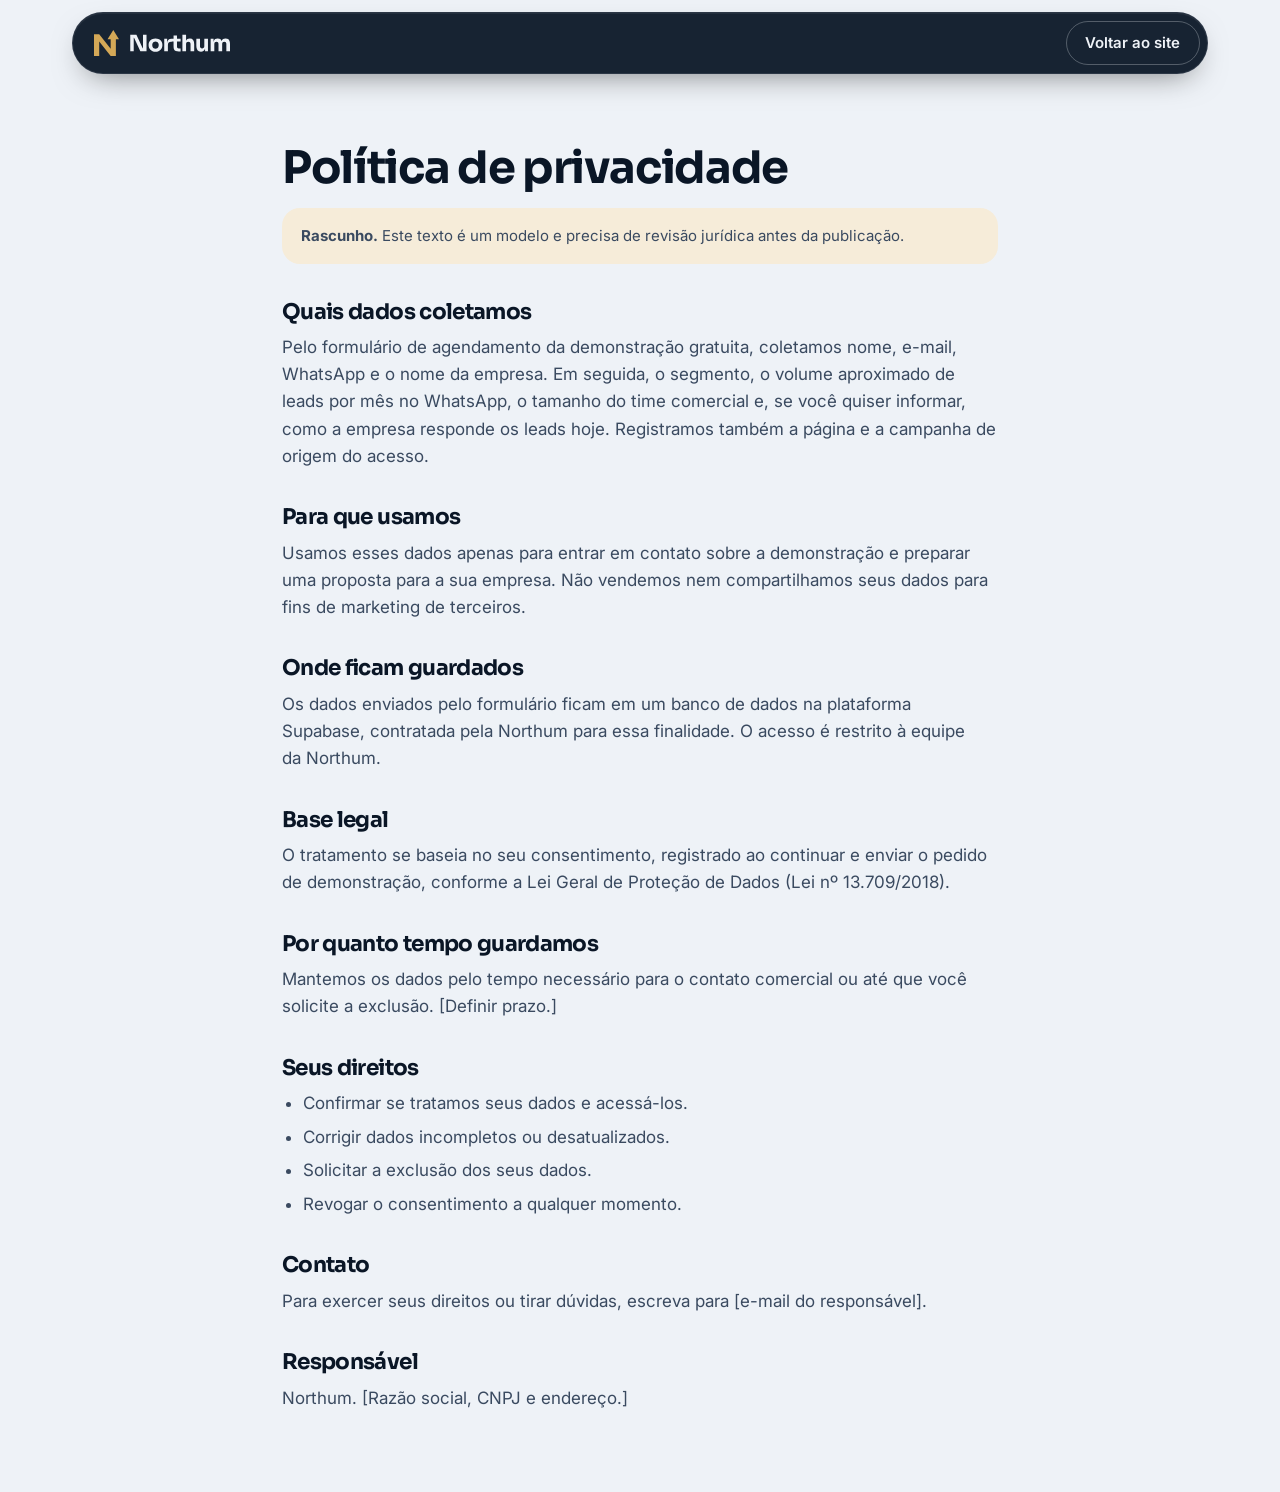
<file: privacidade.html>
<!doctype html>
<html lang="pt-BR">
<head>
  <meta charset="utf-8">
  <meta name="viewport" content="width=device-width, initial-scale=1">
  <title>Política de privacidade | Northum</title>
  <meta name="robots" content="noindex">
  <meta name="theme-color" content="#0A1626">
  <link rel="icon" href="assets/brand/svg/northum-icone-app.svg" type="image/svg+xml">
  <link rel="preconnect" href="https://fonts.googleapis.com">
  <link rel="preconnect" href="https://fonts.gstatic.com" crossorigin>
  <link href="https://fonts.googleapis.com/css2?family=Inter:wght@400;500;600;700&family=Sora:wght@600;700&display=swap" rel="stylesheet">
  <link rel="stylesheet" href="assets/css/styles.css">
  <script src="config.js"></script>
</head>
<body>
  <header class="site-header scrolled">
    <div class="header-bar">
      <a class="brand" href="index.html" aria-label="Northum, página inicial">
        <img class="brand-logo" src="assets/brand/svg/northum-logo-horizontal-fundo-escuro.svg" alt="Northum" width="134" height="26">
      </a>
      <a class="btn btn-ghost btn-sm header-back" href="index.html">Voltar ao site</a>
    </div>
  </header>

  <main class="legal">
    <div class="wrap">
      <h1>Política de privacidade</h1>
      <p class="draft"><strong>Rascunho.</strong> Este texto é um modelo e precisa de revisão jurídica antes da publicação.</p>

      <h2>Quais dados coletamos</h2>
      <p>Pelo formulário de agendamento da demonstração gratuita, coletamos nome, e-mail, WhatsApp e o nome da empresa. Em seguida, o segmento, o volume aproximado de leads por mês no WhatsApp, o tamanho do time comercial e, se você quiser informar, como a empresa responde os leads hoje. Registramos também a página e a campanha de origem do acesso.</p>

      <h2>Para que usamos</h2>
      <p>Usamos esses dados apenas para entrar em contato sobre a demonstração e preparar uma proposta para a sua empresa. Não vendemos nem compartilhamos seus dados para fins de marketing de terceiros.</p>

      <h2>Onde ficam guardados</h2>
      <p>Os dados enviados pelo formulário ficam em um banco de dados na plataforma Supabase, contratada pela Northum para essa finalidade. O acesso é restrito à equipe da Northum.</p>

      <h2>Base legal</h2>
      <p>O tratamento se baseia no seu consentimento, registrado ao continuar e enviar o pedido de demonstração, conforme a Lei Geral de Proteção de Dados (Lei nº 13.709/2018).</p>

      <h2>Por quanto tempo guardamos</h2>
      <p>Mantemos os dados pelo tempo necessário para o contato comercial ou até que você solicite a exclusão. [Definir prazo.]</p>

      <h2>Seus direitos</h2>
      <ul>
        <li>Confirmar se tratamos seus dados e acessá-los.</li>
        <li>Corrigir dados incompletos ou desatualizados.</li>
        <li>Solicitar a exclusão dos seus dados.</li>
        <li>Revogar o consentimento a qualquer momento.</li>
      </ul>

      <h2>Contato</h2>
      <p>Para exercer seus direitos ou tirar dúvidas, escreva para <span id="privacy-email">[e-mail do responsável]</span>.</p>

      <h2>Responsável</h2>
      <p><span data-config="NOME_EMPRESA">Northum</span>. [Razão social, CNPJ e endereço.]</p>
    </div>
  </main>

  <script>
    (function () {
      var C = window.SITE_CONFIG || {};
      document.querySelectorAll("[data-config]").forEach(function (el) {
        var v = C[el.getAttribute("data-config")];
        if (v) el.textContent = v;
      });
      if (C.EMAIL_CONTATO) document.getElementById("privacy-email").textContent = C.EMAIL_CONTATO;
    })();
  </script>
</body>
</html>
</file>
<file: assets/css/styles.css>
/* =========================================================
   Northum · sistema visual Norte
   Meia-noite domina; o ouro aparece só no que leva à venda.
   O azul da Nina marca apenas a Nina (símbolo e "ativa agora").
   ========================================================= */
:root {
  --midnight-950: #060E19;
  --midnight-900: #0A1626;
  --midnight-800: #13233A;
  --midnight-700: #1C2E47;
  --midnight-600: #2B3D57;
  --steel-400: #8796AA;
  --mist-200: #C3CCD8;
  --ice-50: #EEF2F7;
  --gold-700: #7A5C24;
  --gold-500: #D4A857;
  --gold-300: #E6C27F;
  --gold-100: #F6ECD9;
  --nina: #0B91F8;

  /* Superfícies e texto no escuro */
  --d-text: var(--ice-50);
  --d-muted: #B6C1D0;
  --d-subtle: var(--steel-400);
  --d-line: var(--midnight-600);
  /* Superfícies e texto no claro */
  --l-bg: var(--ice-50);
  --l-raised: #FFFFFF;
  --l-text: var(--midnight-900);
  --l-muted: #3A4A60;
  --l-subtle: #556275;
  --l-line: #CBD3DE;

  --font-display: "Sora", "Inter", system-ui, sans-serif;
  --font-sans: "Inter", system-ui, -apple-system, "Segoe UI", sans-serif;

  --fs-display: clamp(2.5rem, 1.6rem + 3.6vw, 4.25rem);
  --fs-h2: clamp(2rem, 1.4rem + 2.4vw, 3rem);
  --fs-h3: 1.1875rem;
  --fs-lead: clamp(1.0625rem, 1rem + .35vw, 1.25rem);

  --wrap: 1200px;
  --gutter: clamp(1rem, 4vw, 2rem);
  --section-y: clamp(4.5rem, 3rem + 6vw, 8rem);
  --r-sm: 10px;
  --r-md: 18px;
  --r-lg: 28px;

  --ease-out: cubic-bezier(.23, 1, .32, 1);
  --shadow-float: 0 30px 70px -30px rgba(0, 0, 0, .7);
}

/* =========================================================
   Base
   ========================================================= */
*, *::before, *::after { box-sizing: border-box; }
html { scroll-behavior: smooth; scroll-padding-top: 96px; -webkit-text-size-adjust: 100%; }
body { margin: 0; font-family: var(--font-sans); font-size: 1.0625rem; line-height: 1.6; color: var(--d-text); background: var(--midnight-900); -webkit-font-smoothing: antialiased; }
img, svg { display: block; max-width: 100%; }
h1, h2, h3 { margin: 0; font-family: var(--font-display); font-weight: 700; letter-spacing: -.03em; line-height: 1.08; text-wrap: balance; }
h3 { font-size: var(--fs-h3); font-weight: 600; letter-spacing: -.01em; line-height: 1.3; }
p { margin: 0; text-wrap: pretty; }
ul, ol { margin: 0; padding: 0; list-style: none; }
a { color: inherit; }
b { font-weight: 600; }
::selection { background: var(--gold-500); color: var(--midnight-900); }
:focus-visible { outline: 2px solid var(--gold-500); outline-offset: 3px; border-radius: 6px; }
.light :focus-visible { outline-color: var(--midnight-900); }
[id] { scroll-margin-top: 96px; }
.wrap { width: 100%; max-width: var(--wrap); margin-inline: auto; padding-inline: var(--gutter); }
.skip { position: absolute; left: 1rem; top: -100px; z-index: 100; background: var(--gold-500); color: var(--midnight-900); padding: .6rem 1rem; border-radius: var(--r-sm); font-weight: 700; }
.skip:focus { top: 1rem; }
.is-hidden, [hidden] { display: none !important; }

/* Seções */
.section { position: relative; padding-block: var(--section-y); }
.dark { background: var(--midnight-900); color: var(--d-text); }
.deep { background: var(--midnight-950); color: var(--d-text); }
.light { background: var(--l-bg); color: var(--l-text); }

.eyebrow { display: inline-flex; align-items: center; gap: .6rem; margin-bottom: 1.1rem; font-size: .8125rem; font-weight: 600; letter-spacing: .12em; text-transform: uppercase; color: var(--gold-500); }
.light .eyebrow { color: var(--gold-700); }
.hl { color: var(--gold-500); }
.light .hl { color: var(--gold-700); }
.nina-dot { width: 22px; height: 22px; flex: none; }

.head { max-width: 760px; display: flex; flex-direction: column; }
.head h2 { font-size: var(--fs-h2); }
.sub { margin-top: 1.2rem; font-size: var(--fs-lead); line-height: 1.6; color: var(--d-muted); max-width: 64ch; }
.light .sub { color: var(--l-muted); }
.sub b { color: var(--d-text); }
.light .sub b { color: var(--l-text); }

/* =========================================================
   Botões
   ========================================================= */
.btn { display: inline-flex; align-items: center; justify-content: center; gap: .55rem; min-height: 52px; padding: .85rem 1.6rem; font: 700 1rem/1.2 var(--font-sans); text-align: center; text-decoration: none; border-radius: 999px; border: 1px solid transparent; cursor: pointer; user-select: none; -webkit-tap-highlight-color: transparent; transition: transform .16s var(--ease-out), background-color .2s ease, border-color .2s ease, box-shadow .2s ease; }
.btn-primary { background: var(--gold-500); color: var(--midnight-900); box-shadow: 0 10px 28px -12px rgba(212, 168, 87, .7); }
.btn-ghost { border-color: rgba(238, 242, 247, .28); color: var(--d-text); background: transparent; font-weight: 600; }
.light .btn-ghost { border-color: var(--l-line); color: var(--l-text); }
@media (hover: hover) and (pointer: fine) {
  .btn-primary:hover { background: var(--gold-300); transform: translateY(-1px); }
  .btn-ghost:hover { border-color: rgba(238, 242, 247, .6); }
  .btn:hover .cta-arrow { transform: translateX(3px); }
}
.btn:active { transform: scale(.97); }
.btn-sm { min-height: 44px; padding: .5rem 1.15rem; font-size: .9375rem; }
.btn-block { width: 100%; }
.btn[disabled] { opacity: .6; cursor: progress; }
.cta-arrow { width: 17px; height: 17px; flex: none; transition: transform .2s var(--ease-out); }

/* =========================================================
   Cabeçalho
   ========================================================= */
.site-header { position: fixed; inset: 12px 0 auto; z-index: 50; padding-inline: var(--gutter); pointer-events: none; transition: transform .32s var(--ease-out), opacity .25s ease; }
.site-header.is-hidden { transform: translateY(calc(-100% - 20px)); opacity: 0; transition-duration: .22s, .18s; }
.header-bar {
  position: relative; pointer-events: auto; max-width: calc(var(--wrap) - 2 * var(--gutter)); margin: 0 auto; height: 62px;
  display: grid; grid-template-columns: 1fr auto 1fr; align-items: center; gap: 1rem; padding: 0 .45rem 0 1.3rem;
  border-radius: 999px; color: var(--d-text);
  background: rgba(10, 22, 38, .62); border: 1px solid rgba(238, 242, 247, .09);
  backdrop-filter: blur(18px) saturate(150%); -webkit-backdrop-filter: blur(18px) saturate(150%);
  box-shadow: inset 0 1px 0 rgba(255, 255, 255, .06), 0 12px 32px -14px rgba(0, 0, 0, .55);
  transition: background-color .25s ease;
}
.site-header.scrolled .header-bar { background: rgba(10, 22, 38, .94); }
.brand { justify-self: start; display: inline-flex; align-items: center; text-decoration: none; padding: .4rem 0; }
.brand-logo { height: 26px; width: auto; }
.nav { display: flex; align-items: center; gap: .1rem; padding: .25rem; border-radius: 999px; background: rgba(238, 242, 247, .04); }
.nav a { position: relative; padding: .5rem .9rem; border-radius: 999px; text-decoration: none; font-size: .9375rem; font-weight: 500; color: rgba(238, 242, 247, .74); transition: color .15s ease, background-color .2s ease; }
.nav a[aria-current="true"] { color: var(--d-text); background: rgba(238, 242, 247, .09); }
@media (hover: hover) and (pointer: fine) { .nav a:not(.nav-cta):hover { color: var(--d-text); background: rgba(238, 242, 247, .06); } }
.nav .nav-cta { display: none; }
.header-cta { justify-self: end; }
.header-back { grid-column: -2; justify-self: end; white-space: nowrap; }
.nav-toggle { display: none; }

@media (max-width: 1060px) {
  .header-bar { grid-template-columns: 1fr auto auto; height: 58px; gap: .5rem; padding-left: 1.1rem; }
  .nav-toggle { display: inline-flex; flex-direction: column; justify-content: center; align-items: flex-end; gap: 6px; width: 46px; height: 46px; padding: 0 13px; background: rgba(238, 242, 247, .07); border: 0; border-radius: 50%; cursor: pointer; -webkit-tap-highlight-color: transparent; }
  .nav-toggle span { display: block; width: 100%; height: 2px; background: var(--d-text); border-radius: 2px; transition: transform .25s var(--ease-out), width .25s var(--ease-out); }
  .nav-toggle span:last-child { width: 65%; }
  .nav-toggle[aria-expanded="true"] span:first-child { transform: translateY(4px) rotate(45deg); }
  .nav-toggle[aria-expanded="true"] span:last-child { width: 100%; transform: translateY(-4px) rotate(-45deg); }
  .nav {
    position: absolute; top: calc(100% + 10px); left: 0; right: 0; margin: 0;
    flex-direction: column; align-items: stretch; gap: 0; padding: .5rem .5rem .6rem; border-radius: 24px;
    background: #0C1B2E; border: 1px solid rgba(238, 242, 247, .1); box-shadow: var(--shadow-float);
    transform-origin: calc(100% - 28px) -10px; opacity: 0; visibility: hidden; transform: scale(.96) translateY(-6px);
    transition: opacity .16s ease, transform .16s var(--ease-out), visibility 0s .16s;
  }
  .nav.open { opacity: 1; visibility: visible; transform: none; transition: opacity .22s ease, transform .25s var(--ease-out), visibility 0s; }
  .nav a:not(.nav-cta) { display: flex; align-items: center; justify-content: space-between; padding: 1rem; border-radius: 14px; color: var(--d-text); font-size: 1.0625rem; }
  .nav a:not(.nav-cta)::after { content: ""; width: 8px; height: 8px; border-top: 2px solid currentColor; border-right: 2px solid currentColor; transform: rotate(45deg); opacity: .35; }
  .nav a:not(.nav-cta) + a:not(.nav-cta) { background: linear-gradient(rgba(238, 242, 247, .07), rgba(238, 242, 247, .07)) top center / calc(100% - 2rem) 1px no-repeat; }
  .nav a[aria-current="true"] { background: rgba(212, 168, 87, .1); color: var(--gold-500); }
  .nav a[aria-current="true"] + a:not(.nav-cta) { background: none; }
  .site-header::before { content: ""; position: fixed; inset: 0; background: rgba(4, 10, 18, .6); opacity: 0; visibility: hidden; transition: opacity .2s ease, visibility 0s .2s; }
  .site-header.menu-open::before { opacity: 1; visibility: visible; pointer-events: auto; transition: opacity .25s ease, visibility 0s; }
  html.menu-open { overflow: hidden; }
}
@media (max-width: 520px) {
  .header-cta { display: none; }
  .header-bar { grid-template-columns: 1fr auto; }
  .brand-logo { height: 23px; }
  .nav .nav-cta { display: flex; margin: .6rem .25rem 0; padding: .85rem 1.6rem; color: var(--midnight-900); }
  .header-back { padding-inline: 1rem; }
}

/* =========================================================
   Hero
   ========================================================= */
.hero { position: relative; overflow: hidden; padding: calc(96px + clamp(2rem, 4vw, 4.5rem)) 0 clamp(4rem, 7vw, 7rem); background: radial-gradient(ellipse 70% 60% at 75% 30%, rgba(28, 46, 71, .9), transparent 70%), var(--midnight-900); }
.hero-grid { position: absolute; inset: 0; pointer-events: none; background-image: linear-gradient(rgba(43, 61, 87, .35) 1px, transparent 1px), linear-gradient(90deg, rgba(43, 61, 87, .35) 1px, transparent 1px); background-size: 56px 56px; -webkit-mask-image: radial-gradient(ellipse 80% 70% at 70% 40%, #000 20%, transparent 75%); mask-image: radial-gradient(ellipse 80% 70% at 70% 40%, #000 20%, transparent 75%); }
.hero-inner { position: relative; display: grid; grid-template-columns: minmax(0, .9fr) minmax(0, 1.1fr); gap: clamp(2.5rem, 5vw, 4.5rem); align-items: center; }
.hero h1 { font-size: var(--fs-display); letter-spacing: -.035em; line-height: 1.03; }
.hero h1 .hl { display: block; }
.lead { margin-top: 1.4rem; font-size: var(--fs-lead); line-height: 1.6; color: var(--d-muted); max-width: 56ch; }
.actions { display: flex; flex-wrap: wrap; gap: .75rem; margin-top: 2rem; }
.hero-facts { display: grid; grid-template-columns: repeat(2, max-content); gap: .6rem 1.6rem; margin-top: 2rem; font-size: .9375rem; color: var(--d-muted); }
.hero-facts li { display: flex; align-items: center; gap: .5rem; }
.hero-facts svg { width: 18px; height: 18px; color: var(--gold-500); flex: none; }

/* Demonstração animada: celular + card do funil */
.demo { position: relative; margin: 0; display: flex; flex-direction: column; align-items: center; gap: 0; }
.phone { width: 100%; max-width: 380px; border-radius: 30px; background: #0E1D31; border: 1px solid rgba(238, 242, 247, .1); box-shadow: var(--shadow-float); overflow: hidden; }
.phone-head { display: flex; align-items: center; gap: .7rem; padding: .9rem 1.1rem; background: #13233A; border-bottom: 1px solid rgba(238, 242, 247, .06); }
.phone-head b { display: block; font-size: .9375rem; }
.phone-head small { display: block; font-size: .75rem; color: var(--d-subtle); min-height: 1.1em; }
.phone-time { margin-left: auto; font-size: .75rem; color: var(--d-subtle); font-variant-numeric: tabular-nums; }
.av { display: grid; place-items: center; width: 36px; height: 36px; flex: none; border-radius: 50%; background: var(--midnight-600); color: var(--d-text); font-weight: 700; font-size: .875rem; }
.av-lg { width: 52px; height: 52px; font-size: 1.125rem; }
.phone-body { display: flex; flex-direction: column; gap: .4rem; padding: 1.1rem 1rem 3.4rem; min-height: 430px; }
.msg { max-width: 86%; padding: .55rem .8rem; border-radius: 16px; font-size: .875rem; line-height: 1.45; }
.msg.in { align-self: flex-start; background: #1C2E47; border-bottom-left-radius: 5px; }
.msg.out { align-self: flex-end; background: #E7EEF7; color: var(--midnight-900); border-bottom-right-radius: 5px; }
.msg.in + .msg.out, .msg.out + .msg.in { margin-top: .35rem; }
.msg.typing { align-self: flex-end; background: #E7EEF7; color: #5B6B80; padding: .45rem .7rem; }
.msg.typing svg { width: 26px; height: 14px; }
.demo-card { position: relative; z-index: 1; width: calc(100% - 2rem); max-width: 360px; margin-top: -2.2rem; padding: 1rem 1.1rem; border-radius: var(--r-md); background: var(--midnight-800); border: 1px solid rgba(238, 242, 247, .12); box-shadow: var(--shadow-float); display: flex; flex-direction: column; gap: .6rem; }
.demo-card-top { display: flex; align-items: center; gap: .5rem; font-size: .8125rem; font-weight: 600; }
.demo-card-top svg { width: 16px; height: 16px; color: var(--d-subtle); }
.stage-from { padding: .25rem .65rem; border-radius: 999px; background: var(--midnight-700); color: var(--d-muted); }
.stage-to { padding: .25rem .65rem; border-radius: 999px; background: var(--midnight-700); color: var(--d-text); box-shadow: inset 0 0 0 1px var(--nina); }
.demo-card-why { display: flex; gap: .55rem; font-size: .8125rem; line-height: 1.45; color: var(--d-muted); }
.demo-card-why .nina-dot { width: 20px; height: 20px; margin-top: 1px; }
.demo-card-why b { color: var(--d-text); }
.demo-card-next { font-size: .8125rem; color: var(--d-subtle); }
.demo-card-next b { color: var(--gold-500); }
.demo figcaption { margin-top: 1rem; max-width: 380px; text-align: center; font-size: .8125rem; color: var(--d-subtle); }

/* Sequência: só com JS e sem redução de movimento os passos entram em ordem */
.demo.is-playing [data-step] { opacity: 0; transform: translateY(6px); }
.demo.is-playing [data-step].on { opacity: 1; transform: none; transition: opacity .35s ease, transform .4s var(--ease-out); }
.demo.is-playing .msg.typing.on.off { display: none; }
.demo:not(.is-playing) .msg.typing { display: none; }

@media (max-width: 920px) {
  .hero-inner { grid-template-columns: minmax(0, 1fr); }
  .hero-facts { grid-template-columns: minmax(0, 1fr); }
}
@media (max-width: 520px) {
  .actions .btn { flex: 1 1 100%; }
  .phone-body { min-height: 0; }
}

/* =========================================================
   Problema
   ========================================================= */
.pains { display: grid; grid-template-columns: repeat(3, minmax(0, 1fr)); gap: 1rem; margin-top: 3rem; }
.pain { padding: 1.6rem; border-radius: var(--r-md); background: var(--l-raised); border: 1px solid var(--l-line); display: flex; flex-direction: column; gap: .6rem; }
.pain svg { width: 26px; height: 26px; color: var(--midnight-900); margin-bottom: .4rem; }
.pain p { color: var(--l-muted); font-size: 1rem; }
.bridge { margin-top: 2.4rem; font-family: var(--font-display); font-size: clamp(1.35rem, 1.1rem + 1vw, 1.75rem); font-weight: 700; letter-spacing: -.02em; }
@media (max-width: 860px) { .pains { grid-template-columns: minmax(0, 1fr); } }

/* =========================================================
   A Nina
   ========================================================= */
.skills { display: grid; grid-template-columns: repeat(3, minmax(0, 1fr)); gap: 1px; margin-top: 3rem; background: var(--d-line); border: 1px solid var(--d-line); border-radius: var(--r-lg); overflow: hidden; }
.skill { padding: 1.8rem; background: var(--midnight-900); display: flex; flex-direction: column; gap: .6rem; }
.skill svg { width: 26px; height: 26px; color: var(--gold-500); margin-bottom: .4rem; }
.skill p { color: var(--d-muted); font-size: 1rem; }
@media (max-width: 920px) { .skills { grid-template-columns: repeat(2, minmax(0, 1fr)); } }
@media (max-width: 600px) { .skills { grid-template-columns: minmax(0, 1fr); } }

/* =========================================================
   Layout em duas colunas (texto + peça)
   ========================================================= */
.split { display: grid; grid-template-columns: minmax(0, 1fr) minmax(0, 1fr); gap: clamp(2.5rem, 6vw, 5rem); align-items: center; }
.split-rev > .head { order: 0; }
@media (max-width: 920px) { .split { grid-template-columns: minmax(0, 1fr); } }

/* Como ela conversa */
.specs { display: grid; grid-template-columns: repeat(2, minmax(0, 1fr)); gap: 1rem; }
.spec { padding: 1.5rem; border-radius: var(--r-md); background: var(--midnight-800); border: 1px solid var(--d-line); display: flex; flex-direction: column; gap: .7rem; }
.spec-n { font-family: var(--font-display); font-size: 2.25rem; font-weight: 700; letter-spacing: -.03em; line-height: 1; color: var(--gold-500); min-height: 36px; display: flex; align-items: center; }
.spec-n svg { width: 32px; height: 32px; }
.spec-typing svg { width: 44px; height: 24px; }
.spec p:not(.spec-n) { font-size: .9375rem; color: var(--d-muted); }
.spec b { color: var(--d-text); }
.fine { display: block; margin-top: .3rem; font-size: .8125rem; color: var(--d-subtle); }
.shield-note { display: flex; gap: .7rem; align-items: flex-start; margin-top: 1.8rem; padding: 1rem 1.1rem; border-radius: var(--r-md); border: 1px solid var(--d-line); font-size: .9375rem; color: var(--d-muted); }
.shield-note svg { width: 22px; height: 22px; flex: none; color: var(--gold-500); }
@media (max-width: 520px) { .specs { grid-template-columns: minmax(0, 1fr); } }

/* Listas com check */
.ticks { display: flex; flex-direction: column; gap: .8rem; margin-top: 1.8rem; }
.ticks li { display: flex; gap: .7rem; align-items: flex-start; font-size: 1rem; color: var(--l-muted); }
.ticks svg { width: 20px; height: 20px; flex: none; margin-top: 3px; color: var(--gold-700); }
.ticks b { color: var(--l-text); }

/* Ficha do lead */
.profile { position: relative; padding: 1.6rem; border-radius: var(--r-lg); background: var(--midnight-900); color: var(--d-text); box-shadow: 0 30px 60px -30px rgba(10, 22, 38, .55); display: flex; flex-direction: column; gap: 1.2rem; }
.profile-top { display: flex; align-items: center; gap: .9rem; flex-wrap: wrap; }
.profile-top h3 { font-size: 1.1875rem; }
.profile-top p { font-size: .875rem; color: var(--d-subtle); }
.profile-top .stage { margin-left: auto; }
.stage { display: inline-block; padding: .3rem .75rem; border-radius: 999px; background: var(--midnight-700); color: var(--d-muted); font-size: .8125rem; font-weight: 600; }
.stage-ok { color: var(--d-text); box-shadow: inset 0 0 0 1px var(--gold-500); }
.profile-block, .profile-next { padding: 1rem 1.1rem; border-radius: var(--r-md); background: var(--midnight-800); font-size: .9375rem; color: var(--d-muted); }
.profile-label { display: flex; align-items: center; gap: .5rem; margin-bottom: .4rem; font-size: .75rem; font-weight: 600; letter-spacing: .1em; text-transform: uppercase; color: var(--d-subtle); }
.profile-label .nina-dot { width: 18px; height: 18px; }
.facts { display: grid; grid-template-columns: repeat(2, minmax(0, 1fr)); gap: .6rem; margin: 0; }
.facts div { padding: .8rem 1rem; border-radius: var(--r-sm); border: 1px solid var(--d-line); }
.facts dt { font-size: .75rem; color: var(--d-subtle); }
.facts dd { margin: .15rem 0 0; font-size: .9375rem; font-weight: 600; }
.example-note { font-size: .75rem; color: var(--d-subtle); text-align: right; }

/* =========================================================
   Funil
   ========================================================= */
.board-wrap { margin-top: 3rem; overflow-x: auto; padding-bottom: .5rem; -webkit-overflow-scrolling: touch; }
.board { display: grid; grid-template-columns: repeat(6, minmax(150px, 1fr)); gap: .75rem; min-width: 940px; }
.col { padding: .75rem; border-radius: var(--r-md); background: var(--midnight-800); display: flex; flex-direction: column; gap: .55rem; min-height: 210px; }
.col-h { padding: .2rem .3rem .4rem; font-size: .8125rem; font-weight: 600; color: var(--d-muted); }
.col-won { color: var(--gold-500); }
.card { padding: .75rem .8rem; border-radius: 12px; background: var(--midnight-900); border: 1px solid var(--d-line); display: flex; flex-direction: column; gap: .15rem; }
.card b { font-size: .9375rem; }
.card small { font-size: .8125rem; color: var(--d-subtle); line-height: 1.35; }
.card.nina-on { box-shadow: 0 0 0 2px var(--nina); border-color: transparent; }
.card.cold { opacity: .62; }
.card.human { border-color: var(--midnight-600); }
.card.won { background: var(--gold-500); border-color: var(--gold-500); color: var(--midnight-900); }
.card.won small { color: #3A2C10; }
.swipe-hint { display: none; margin-top: .6rem; font-size: .8125rem; color: var(--d-subtle); }
@media (max-width: 960px) { .swipe-hint { display: block; } }
.legend { display: flex; flex-wrap: wrap; gap: .6rem 1.8rem; margin-top: 1.2rem; font-size: .875rem; color: var(--d-subtle); }
.legend span { display: inline-flex; align-items: center; gap: .55rem; }
.legend i { width: 14px; height: 14px; border-radius: 4px; }
.lg-nina { box-shadow: 0 0 0 2px var(--nina); }
.lg-cold { background: var(--midnight-700); opacity: .7; }
.locks { display: grid; grid-template-columns: repeat(3, minmax(0, 1fr)); gap: 1rem; margin-top: 2.4rem; }
.lock { display: flex; gap: .8rem; align-items: flex-start; padding: 1.2rem; border-radius: var(--r-md); border: 1px solid var(--d-line); font-size: .9375rem; color: var(--d-muted); }
.lock svg { width: 22px; height: 22px; flex: none; color: var(--gold-500); }
.lock b { color: var(--d-text); }
@media (max-width: 860px) { .locks { grid-template-columns: minmax(0, 1fr); } }

/* =========================================================
   Controle: botão Assumir
   ========================================================= */
.take { margin: 0; border-radius: var(--r-lg); background: var(--midnight-900); color: var(--d-text); box-shadow: 0 30px 60px -30px rgba(10, 22, 38, .55); overflow: hidden; }
.take-head { display: flex; align-items: center; gap: .7rem; padding: 1rem 1.1rem; background: var(--midnight-800); }
.take-head b { display: block; font-size: .9375rem; }
.take-head small { display: flex; align-items: center; gap: .35rem; font-size: .8125rem; color: var(--d-subtle); }
.take-head small .nina-dot { width: 15px; height: 15px; }
.take-btn { margin-left: auto; display: inline-flex; align-items: center; gap: .45rem; min-height: 44px; padding: 0 1.1rem; border-radius: 999px; border: 1px solid rgba(238, 242, 247, .3); background: transparent; color: var(--d-text); font: 600 .9375rem var(--font-sans); cursor: pointer; transition: background-color .2s ease, color .2s ease, border-color .2s ease; }
.take-btn svg { width: 18px; height: 18px; }
.take-btn[aria-pressed="true"] { background: var(--gold-500); border-color: var(--gold-500); color: var(--midnight-900); cursor: default; }
.take-body { display: flex; flex-direction: column; gap: .5rem; padding: 1.2rem 1.1rem 1.4rem; min-height: 220px; }
.take .msg { font-size: .9375rem; }
.msg.sys { align-self: center; max-width: 100%; background: transparent; border: 1px dashed var(--d-line); color: var(--d-muted); font-size: .8125rem; text-align: center; border-radius: 999px; }
.msg.human { background: var(--gold-100); }
.msg .who { display: block; font-size: .75rem; font-weight: 700; color: var(--gold-700); }
.take figcaption { padding: 0 1.1rem 1.2rem; font-size: .8125rem; color: var(--d-subtle); }

/* =========================================================
   Plataforma
   ========================================================= */
.modules { display: grid; grid-template-columns: repeat(3, minmax(0, 1fr)); gap: 1rem; margin-top: 3rem; }
.module { padding: 1.6rem; border-radius: var(--r-md); background: var(--midnight-800); display: flex; flex-direction: column; gap: .55rem; }
.module svg { width: 26px; height: 26px; color: var(--d-text); margin-bottom: .4rem; }
.module p { font-size: .9375rem; color: var(--d-muted); }
.health { display: grid; grid-template-columns: minmax(0, 1.2fr) minmax(0, 1fr); gap: 1.5rem; align-items: center; margin-top: 1rem; padding: 1.6rem; border-radius: var(--r-md); border: 1px solid var(--d-line); }
.health-title { display: flex; align-items: center; gap: .55rem; margin-bottom: .4rem; font-family: var(--font-display); font-size: 1.1875rem; font-weight: 600; }
.health-title svg { width: 24px; height: 24px; color: var(--gold-500); }
.health-copy p:not(.health-title) { color: var(--d-muted); font-size: .9375rem; }
.health-list { display: grid; grid-template-columns: repeat(2, minmax(0, 1fr)); gap: .5rem; }
.health-list li { display: flex; align-items: center; gap: .55rem; padding: .6rem .8rem; border-radius: var(--r-sm); background: var(--midnight-800); font-size: .875rem; }
.health-list i { width: 8px; height: 8px; border-radius: 50%; background: #3FCF8E; box-shadow: 0 0 0 3px rgba(63, 207, 142, .18); }
@media (max-width: 920px) { .modules { grid-template-columns: repeat(2, minmax(0, 1fr)); } .health { grid-template-columns: minmax(0, 1fr); } }
@media (max-width: 600px) { .modules { grid-template-columns: minmax(0, 1fr); } }

/* =========================================================
   Como começar
   ========================================================= */
.steps { display: grid; grid-template-columns: repeat(3, minmax(0, 1fr)); gap: 1rem; margin-top: 3rem; counter-reset: none; }
.step { display: flex; gap: 1rem; padding: 1.5rem; border-radius: var(--r-md); background: var(--l-raised); border: 1px solid var(--l-line); }
.step-n { display: grid; place-items: center; width: 40px; height: 40px; flex: none; border-radius: 50%; background: var(--midnight-900); color: var(--ice-50); font-family: var(--font-display); font-weight: 700; }
.step h3 { margin-bottom: .3rem; }
.step p { font-size: .9375rem; color: var(--l-muted); }
.step-key { background: var(--midnight-900); color: var(--d-text); border-color: var(--midnight-900); }
.step-key .step-n { background: var(--gold-500); color: var(--midnight-900); }
.step-key p { color: var(--d-muted); }
@media (max-width: 920px) { .steps { grid-template-columns: repeat(2, minmax(0, 1fr)); } }
@media (max-width: 600px) { .steps { grid-template-columns: minmax(0, 1fr); } }

/* =========================================================
   Transparência
   ========================================================= */
.pieces { display: grid; grid-template-columns: repeat(3, minmax(0, 1fr)); gap: .75rem; }
.piece { padding: 1.3rem; border-radius: var(--r-md); background: var(--midnight-800); display: flex; flex-direction: column; gap: .35rem; font-size: .9375rem; color: var(--d-muted); }
.piece-h { font-size: .75rem; font-weight: 600; letter-spacing: .1em; text-transform: uppercase; color: var(--d-subtle); }
.piece-cost { grid-column: 1 / -1; border: 1px solid rgba(212, 168, 87, .45); background: transparent; }
.piece-cost .piece-h { color: var(--gold-500); }
@media (max-width: 600px) { .pieces { grid-template-columns: minmax(0, 1fr); } }

/* =========================================================
   Para quem
   ========================================================= */
.fit { display: grid; grid-template-columns: minmax(0, 1fr) minmax(0, 1fr); gap: 1rem; margin-top: 2.6rem; }
.fit-col { padding: 1.8rem; border-radius: var(--r-lg); display: flex; flex-direction: column; gap: 1.1rem; }
.fit-yes { background: var(--midnight-900); color: var(--d-text); }
.fit-no { background: var(--l-raised); border: 1px solid var(--l-line); }
.fit ul { display: flex; flex-direction: column; gap: .85rem; }
.fit li { display: flex; gap: .7rem; align-items: flex-start; font-size: 1rem; }
.fit-yes li { color: var(--d-muted); }
.fit-no li { color: var(--l-muted); }
.fit li svg { width: 20px; height: 20px; flex: none; margin-top: 3px; }
.fit-yes li svg { color: var(--gold-500); }
.fit-no li svg { color: var(--l-subtle); }
.fit-note { margin-top: auto; padding-top: .6rem; font-size: .9375rem; font-weight: 600; }
@media (max-width: 860px) { .fit { grid-template-columns: minmax(0, 1fr); } }

/* =========================================================
   Perguntas
   ========================================================= */
.faq-wrap { display: grid; grid-template-columns: minmax(0, .8fr) minmax(0, 1.2fr); gap: clamp(2rem, 5vw, 4.5rem); align-items: start; }
.faq { display: flex; flex-direction: column; border-top: 1px solid var(--d-line); }
.faq details { border-bottom: 1px solid var(--d-line); }
.faq summary { display: flex; justify-content: space-between; align-items: center; gap: 1rem; padding: 1.25rem 0; cursor: pointer; list-style: none; font-family: var(--font-display); font-size: 1.0625rem; font-weight: 600; letter-spacing: -.01em; }
.faq summary::-webkit-details-marker { display: none; }
.faq summary::after { content: ""; width: 10px; height: 10px; flex: none; margin-right: 4px; border-right: 2px solid var(--gold-500); border-bottom: 2px solid var(--gold-500); transform: rotate(45deg) translateY(-3px); transition: transform .2s var(--ease-out); }
.faq details[open] summary::after { transform: rotate(-135deg) translateY(-3px); }
.faq details p { padding-bottom: 1.3rem; font-size: 1rem; color: var(--d-muted); max-width: 64ch; }
@media (max-width: 860px) { .faq-wrap { grid-template-columns: minmax(0, 1fr); } }

/* =========================================================
   Chamada final
   ========================================================= */
.final { overflow: hidden; background: radial-gradient(ellipse 60% 70% at 20% 30%, rgba(28, 46, 71, .9), transparent 70%), var(--midnight-950); }
.final-inner { position: relative; display: grid; grid-template-columns: minmax(0, 1.2fr) minmax(0, .8fr); gap: clamp(2rem, 5vw, 4.5rem); align-items: center; }
.final-copy h2 { font-size: var(--fs-h2); }
.final-alt { margin-top: 1.4rem; font-size: .9375rem; color: var(--d-muted); }
.final-alt a { color: var(--gold-500); font-weight: 600; }
.final-card { padding: 1.8rem; border-radius: var(--r-lg); background: var(--midnight-800); border: 1px solid var(--d-line); display: flex; flex-direction: column; gap: 1.4rem; }
.final-steps { display: flex; flex-direction: column; gap: 1rem; }
.final-steps li { display: flex; gap: .9rem; align-items: flex-start; font-size: .9375rem; color: var(--d-muted); }
.final-steps li span { display: grid; place-items: center; width: 30px; height: 30px; flex: none; border-radius: 50%; border: 1px solid var(--d-line); font-size: .875rem; font-weight: 700; color: var(--d-text); }
.final-steps b { display: block; color: var(--d-text); }
.final-note { text-align: center; font-size: .8125rem; color: var(--d-subtle); }
@media (max-width: 860px) { .final-inner { grid-template-columns: minmax(0, 1fr); } }

/* =========================================================
   Rodapé
   ========================================================= */
.site-footer { background: var(--midnight-950); border-top: 1px solid var(--midnight-800); padding: 4rem 0 2rem; color: var(--d-muted); font-size: .9375rem; }
.footer-inner { display: grid; grid-template-columns: minmax(0, 1.6fr) minmax(0, 1fr) minmax(0, 1fr); gap: 2.5rem; }
.footer-brand { display: flex; flex-direction: column; align-items: flex-start; gap: 1.2rem; max-width: 380px; }
.footer-brand img { height: 30px; width: auto; }
.footer-brand b { color: var(--d-text); }
.footer-title { font-size: .75rem; font-weight: 600; letter-spacing: .12em; text-transform: uppercase; color: var(--d-subtle); margin-bottom: .4rem; }
.footer-nav, .footer-contact { display: flex; flex-direction: column; gap: .55rem; }
.footer-nav a, .footer-contact a { text-decoration: none; }
@media (hover: hover) { .footer-nav a:hover, .footer-contact a:hover, .footer-copy a:hover { color: var(--d-text); } }
.footer-copy { display: flex; flex-wrap: wrap; gap: .6rem 1.8rem; margin-top: 3rem; padding-top: 1.6rem; border-top: 1px solid var(--midnight-800); font-size: .8125rem; color: var(--d-subtle); }
.footer-copy a { text-decoration: none; }
.footer-top { margin-left: auto; }
@media (max-width: 760px) { .footer-inner { grid-template-columns: minmax(0, 1fr); } .footer-top { margin-left: 0; } }

/* =========================================================
   Barra de ação no celular e WhatsApp flutuante
   ========================================================= */
.cta-bar { display: none; }
@media (max-width: 760px) {
  .cta-bar { display: block; position: fixed; left: 0; right: 0; bottom: 0; z-index: 40; padding: .75rem var(--gutter) calc(.75rem + env(safe-area-inset-bottom, 0px)); background: rgba(6, 14, 25, .92); border-top: 1px solid var(--midnight-700); backdrop-filter: blur(12px); -webkit-backdrop-filter: blur(12px); transform: translateY(110%); transition: transform .3s var(--ease-out); }
  .cta-bar.is-on { transform: none; }
  body.has-cta-bar .wa-float { bottom: calc(88px + env(safe-area-inset-bottom, 0px)); }
}
.wa-float { position: fixed; right: max(16px, env(safe-area-inset-right, 0px)); bottom: calc(18px + env(safe-area-inset-bottom, 0px)); z-index: 39; display: grid; place-items: center; width: 56px; height: 56px; border-radius: 50%; background: #25D366; color: #fff; box-shadow: 0 12px 28px -10px rgba(0, 0, 0, .55); transition: transform .25s var(--ease-out), opacity .2s ease, bottom .3s var(--ease-out); }
.wa-float svg { width: 28px; height: 28px; fill: currentColor; }
.wa-float.tucked { transform: scale(.6); opacity: 0; pointer-events: none; }

/* =========================================================
   Pop-up de agendamento
   ========================================================= */
.apply-dialog { width: min(480px, calc(100% - 2rem)); max-height: calc(100dvh - 2rem); padding: 0; border: 1px solid var(--d-line); border-radius: var(--r-lg); background: var(--midnight-900); color: var(--d-text); box-shadow: var(--shadow-float); overflow: auto; }
.apply-dialog::backdrop { background: rgba(4, 10, 18, .72); backdrop-filter: blur(4px); }
body.dialog-open { overflow: hidden; }
.apply { position: relative; padding: 2rem 1.6rem 1.6rem; }
.apply-close { position: absolute; top: .8rem; right: .8rem; display: grid; place-items: center; width: 44px; height: 44px; border: 0; border-radius: 50%; background: rgba(238, 242, 247, .06); color: var(--d-text); cursor: pointer; }
.apply-close svg { width: 20px; height: 20px; }
.apply-progress { display: flex; gap: .4rem; width: 96px; margin-bottom: 1.4rem; }
.apply-progress i { flex: 1; height: 4px; border-radius: 2px; background: var(--midnight-700); transition: background-color .3s ease; }
.apply-progress i.on { background: var(--gold-500); }
.apply-kicker { font-size: .75rem; font-weight: 600; letter-spacing: .12em; text-transform: uppercase; color: var(--d-subtle); }
.apply-title { margin-top: .4rem; font-size: 1.6rem; }
.apply-sub { margin-top: .4rem; color: var(--d-muted); font-size: .9375rem; }
.apply-step { display: flex; flex-direction: column; gap: 1rem; }
.apply-step > .apply-sub { margin-bottom: .4rem; }
.apply[data-dir="next"] .apply-step:not([hidden]) { animation: step-in .3s var(--ease-out); }
.apply[data-dir="back"] .apply-step:not([hidden]) { animation: step-back .3s var(--ease-out); }
@keyframes step-in { from { opacity: 0; transform: translateX(16px); } }
@keyframes step-back { from { opacity: 0; transform: translateX(-16px); } }
.field { display: flex; flex-direction: column; gap: .35rem; }
.field label { font-size: .875rem; font-weight: 600; }
.opt { font-weight: 400; color: var(--d-subtle); }
.field input, .field select { width: 100%; min-height: 48px; padding: .7rem .9rem; border-radius: var(--r-sm); border: 1px solid var(--d-line); background: var(--midnight-950); color: var(--d-text); font: 400 1rem var(--font-sans); -webkit-appearance: none; appearance: none; }
.field select { background-image: linear-gradient(45deg, transparent 50%, var(--d-subtle) 50%), linear-gradient(135deg, var(--d-subtle) 50%, transparent 50%); background-position: calc(100% - 20px) 52%, calc(100% - 15px) 52%; background-size: 5px 5px; background-repeat: no-repeat; padding-right: 2.4rem; }
.field input:focus, .field select:focus { outline: none; border-color: var(--gold-500); box-shadow: 0 0 0 3px rgba(212, 168, 87, .2); }
.field [aria-invalid="true"] { border-color: #F0857D; }
.err { min-height: 0; font-size: .8125rem; color: #F5A39C; }
.err:empty { display: none; }
.apply-legal { font-size: .8125rem; color: var(--d-subtle); }
.apply-legal a { color: var(--d-muted); }
.apply-actions { display: flex; gap: .75rem; align-items: center; margin-top: .4rem; }
.apply-actions .btn { flex: 1; }
.apply-back { min-height: 52px; padding: 0 1.2rem; border: 1px solid var(--d-line); border-radius: 999px; background: transparent; color: var(--d-text); font: 600 1rem var(--font-sans); cursor: pointer; }
.form-status { font-size: .875rem; }
.form-status:empty { display: none; }
.form-status.fail { color: #F5A39C; }
.apply-done { align-items: center; text-align: center; padding-top: 1rem; }
.apply-done-ico { display: grid; place-items: center; width: 56px; height: 56px; border-radius: 50%; background: var(--gold-500); color: var(--midnight-900); }
.apply-done-ico svg { width: 28px; height: 28px; }

/* =========================================================
   Entrada ao rolar
   ========================================================= */
.js .reveal { opacity: 0; transform: translateY(16px); transition: opacity .6s ease, transform .7s var(--ease-out); }
.js .reveal.in { opacity: 1; transform: none; }

/* =========================================================
   Páginas internas (privacidade)
   ========================================================= */
.legal { padding: calc(96px + 3rem) 0 5rem; background: var(--l-bg); color: var(--l-text); }
.legal .wrap { max-width: 780px; }
.legal h1 { font-size: clamp(2rem, 1.5rem + 2vw, 2.8rem); margin-bottom: 1rem; }
.legal h2 { font-size: 1.35rem; margin: 2.2rem 0 .7rem; }
.legal p, .legal li { color: var(--l-muted); }
.legal p + p { margin-top: .8rem; }
.legal ul { list-style: disc; padding-left: 1.3rem; display: flex; flex-direction: column; gap: .4rem; }
.legal a { color: var(--l-text); }
.draft { margin-bottom: 2rem; padding: 1rem 1.2rem; border-radius: var(--r-md); background: var(--gold-100); color: #4A3A18; font-size: .9375rem; }

@media (prefers-reduced-motion: reduce) {
  html { scroll-behavior: auto; }
  *, *::before, *::after { transition-duration: .01ms !important; animation-duration: .01ms !important; }
  .js .reveal, .nav { transform: none !important; }
  .btn:active { transform: none; }
}

/* ===== Vídeo de vendas ===== */
.hero-video { margin: 0; display: flex; flex-direction: column; gap: 1rem; }
.hero-video figcaption { text-align: center; font-size: .8125rem; color: var(--d-subtle); }
.video-frame { position: relative; width: 100%; aspect-ratio: 16 / 9; border-radius: 20px; overflow: hidden; background: var(--midnight-800); border: 1px solid rgba(135, 150, 170, .22); box-shadow: 0 40px 80px -40px rgba(0, 0, 0, .8); }
.video-frame video { display: block; width: 100%; height: 100%; object-fit: cover; }
.video-sound { position: absolute; left: 1rem; bottom: 1rem; display: inline-flex; align-items: center; gap: .55rem; min-height: 48px; padding: .7rem 1.35rem; font: 700 1rem/1 var(--font-sans); color: var(--midnight-900); background: var(--gold-500); border: 0; border-radius: 999px; cursor: pointer; box-shadow: 0 12px 30px -10px rgba(0, 0, 0, .6); -webkit-tap-highlight-color: transparent; animation: sound-pulse 2.4s ease-in-out infinite; }
.video-sound svg { width: 22px; height: 22px; flex: none; }
.video-sound:hover { background: var(--gold-300); }
.video-sound:focus-visible { outline: 3px solid var(--ice, #EEF2F7); outline-offset: 3px; }
@keyframes sound-pulse { 0%, 100% { box-shadow: 0 12px 30px -10px rgba(0, 0, 0, .6), 0 0 0 0 rgba(212, 168, 87, .5); } 50% { box-shadow: 0 12px 30px -10px rgba(0, 0, 0, .6), 0 0 0 10px rgba(212, 168, 87, 0); } }
@media (prefers-reduced-motion: reduce) { .video-sound { animation: none; } }
@media (max-width: 520px) { .video-frame { border-radius: 14px; } .video-sound { left: .6rem; bottom: .6rem; min-height: 40px; padding: .5rem .95rem; font-size: .875rem; } .video-sound svg { width: 18px; height: 18px; } }
/* No celular, o vídeo sobe para logo depois do título, para ser visto ao entrar. */
@media (max-width: 920px) {
  .hero-inner { row-gap: 0; }
  .hero-copy { display: contents; }
  .hero-copy > .eyebrow { order: 1; }
  .hero-copy > h1 { order: 2; }
  .hero-video { order: 3; margin-top: 1.5rem; }
  .hero-copy > .lead { order: 4; }
  .hero-copy > .actions { order: 5; }
  .hero-copy > .hero-facts { order: 6; }
}

/* ===== Tela de obrigado: botão para falar com a Nina ===== */
.apply-wa { width: 100%; display: flex; flex-direction: column; gap: .9rem; margin-top: .4rem; padding: 1.1rem; border-radius: var(--r-md); background: rgba(11, 145, 248, .08); border: 1px solid rgba(11, 145, 248, .28); }
.apply-wa p { margin: 0; font-size: .9375rem; line-height: 1.5; color: var(--d-muted); }
.apply-wa b { color: var(--d-text); }
.btn-wa { background: #25D366; color: #06210F; box-shadow: 0 10px 28px -12px rgba(37, 211, 102, .6); }
.btn-wa svg { width: 22px; height: 22px; flex: none; }
@media (hover: hover) and (pointer: fine) { .btn-wa:hover { background: #3BE07A; } }
.apply-done-close { width: 100%; }
</file>
